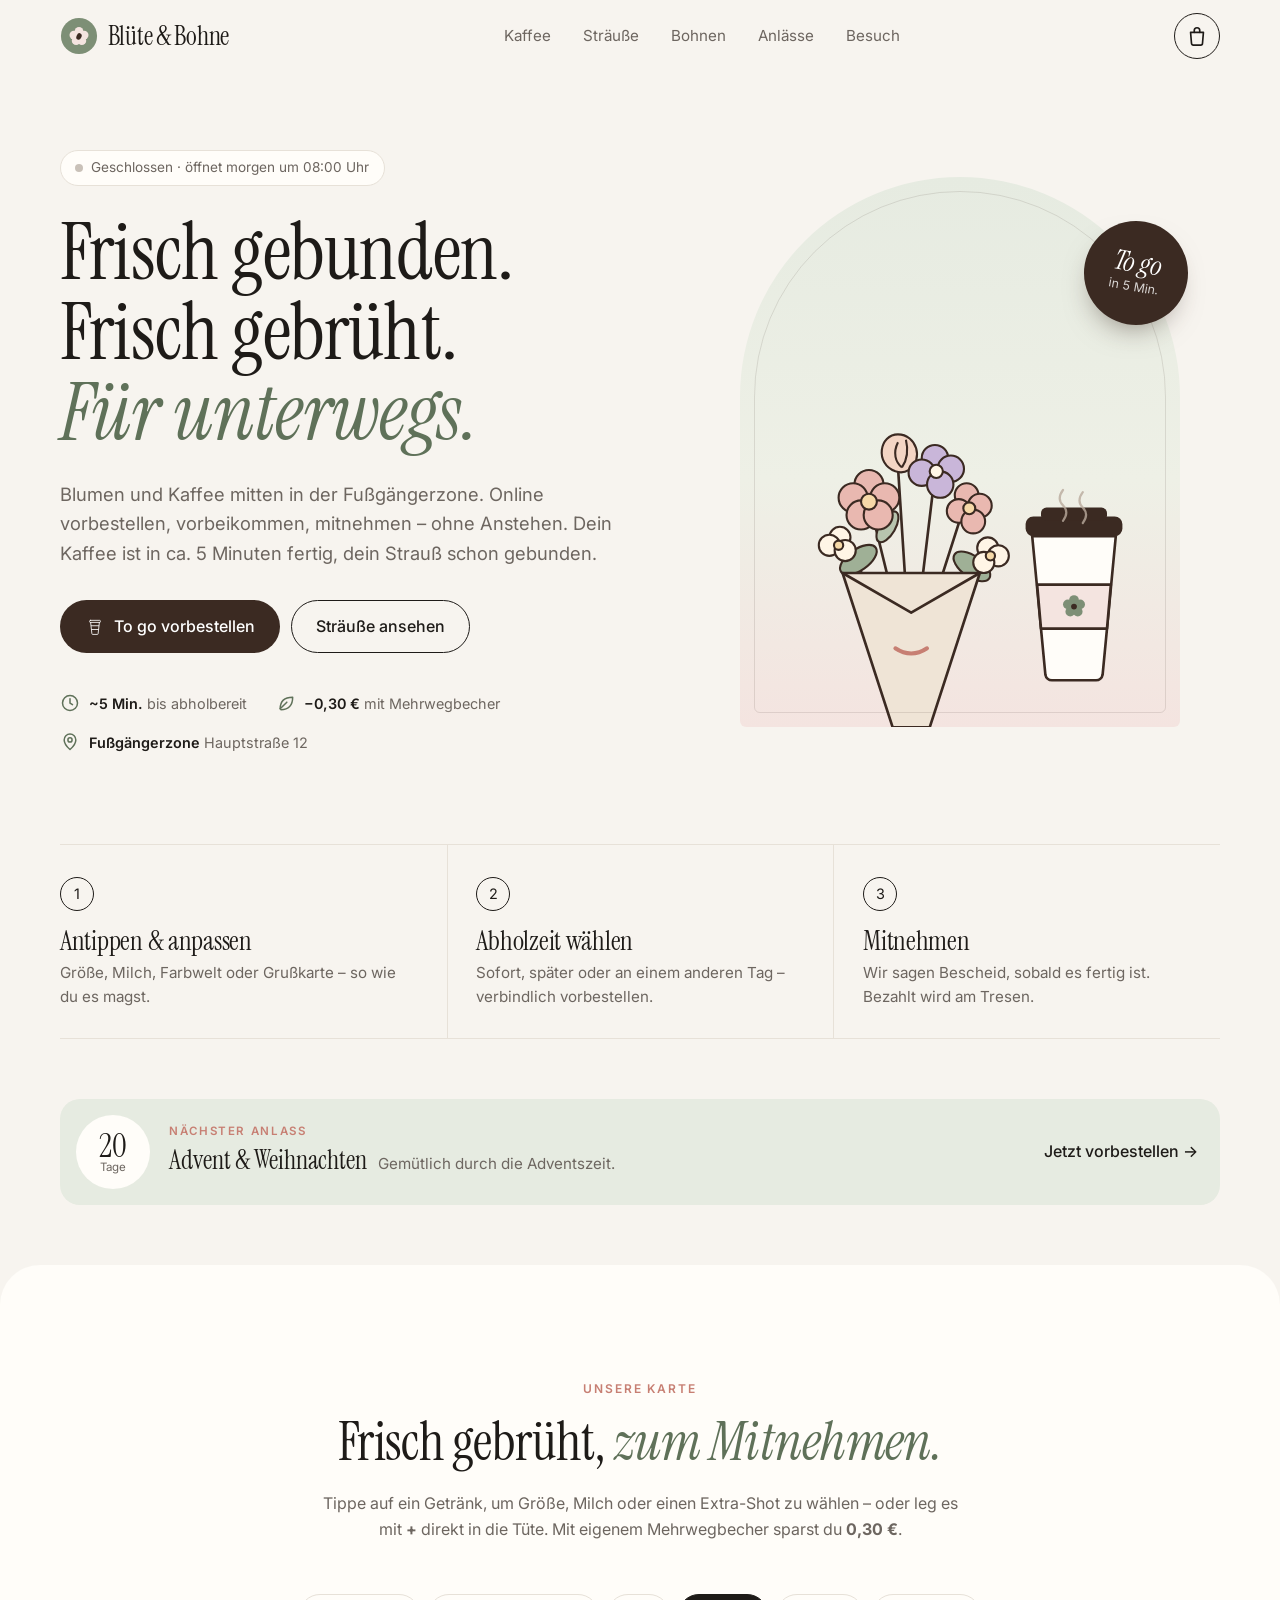
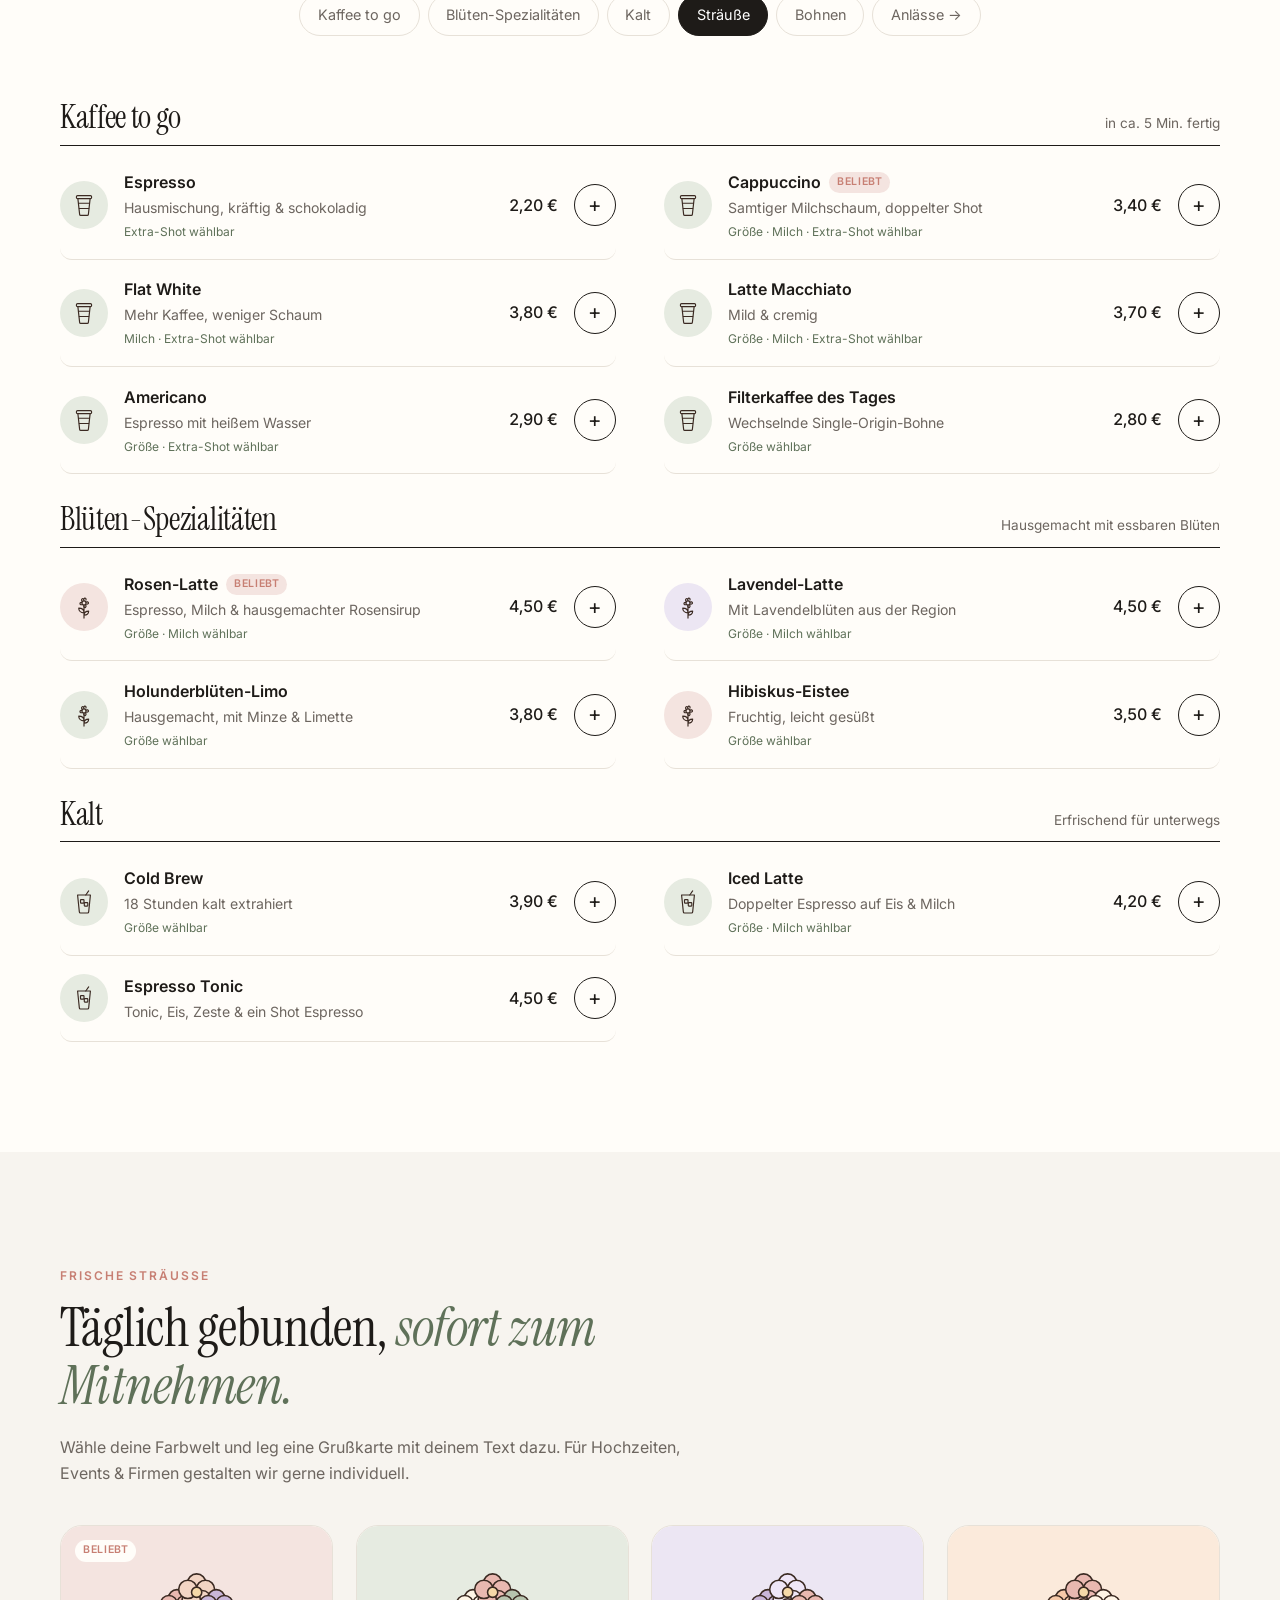
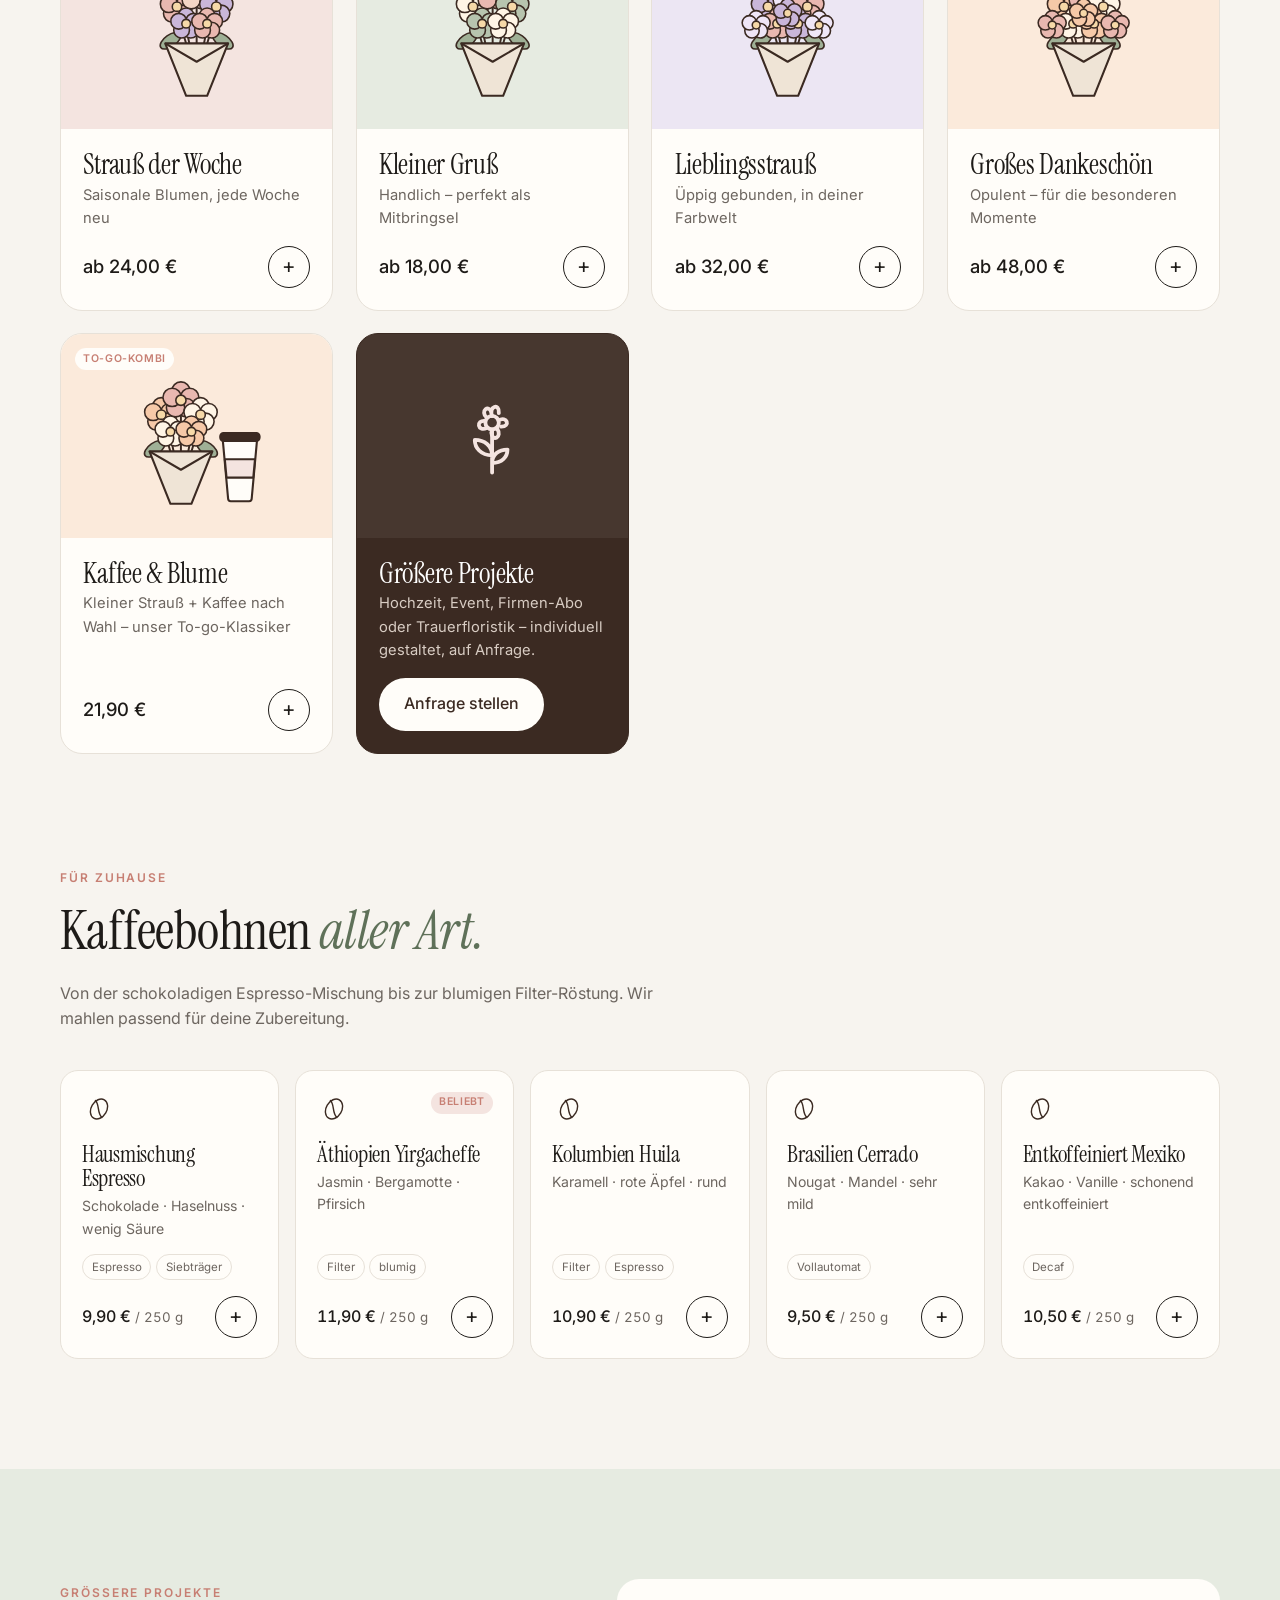
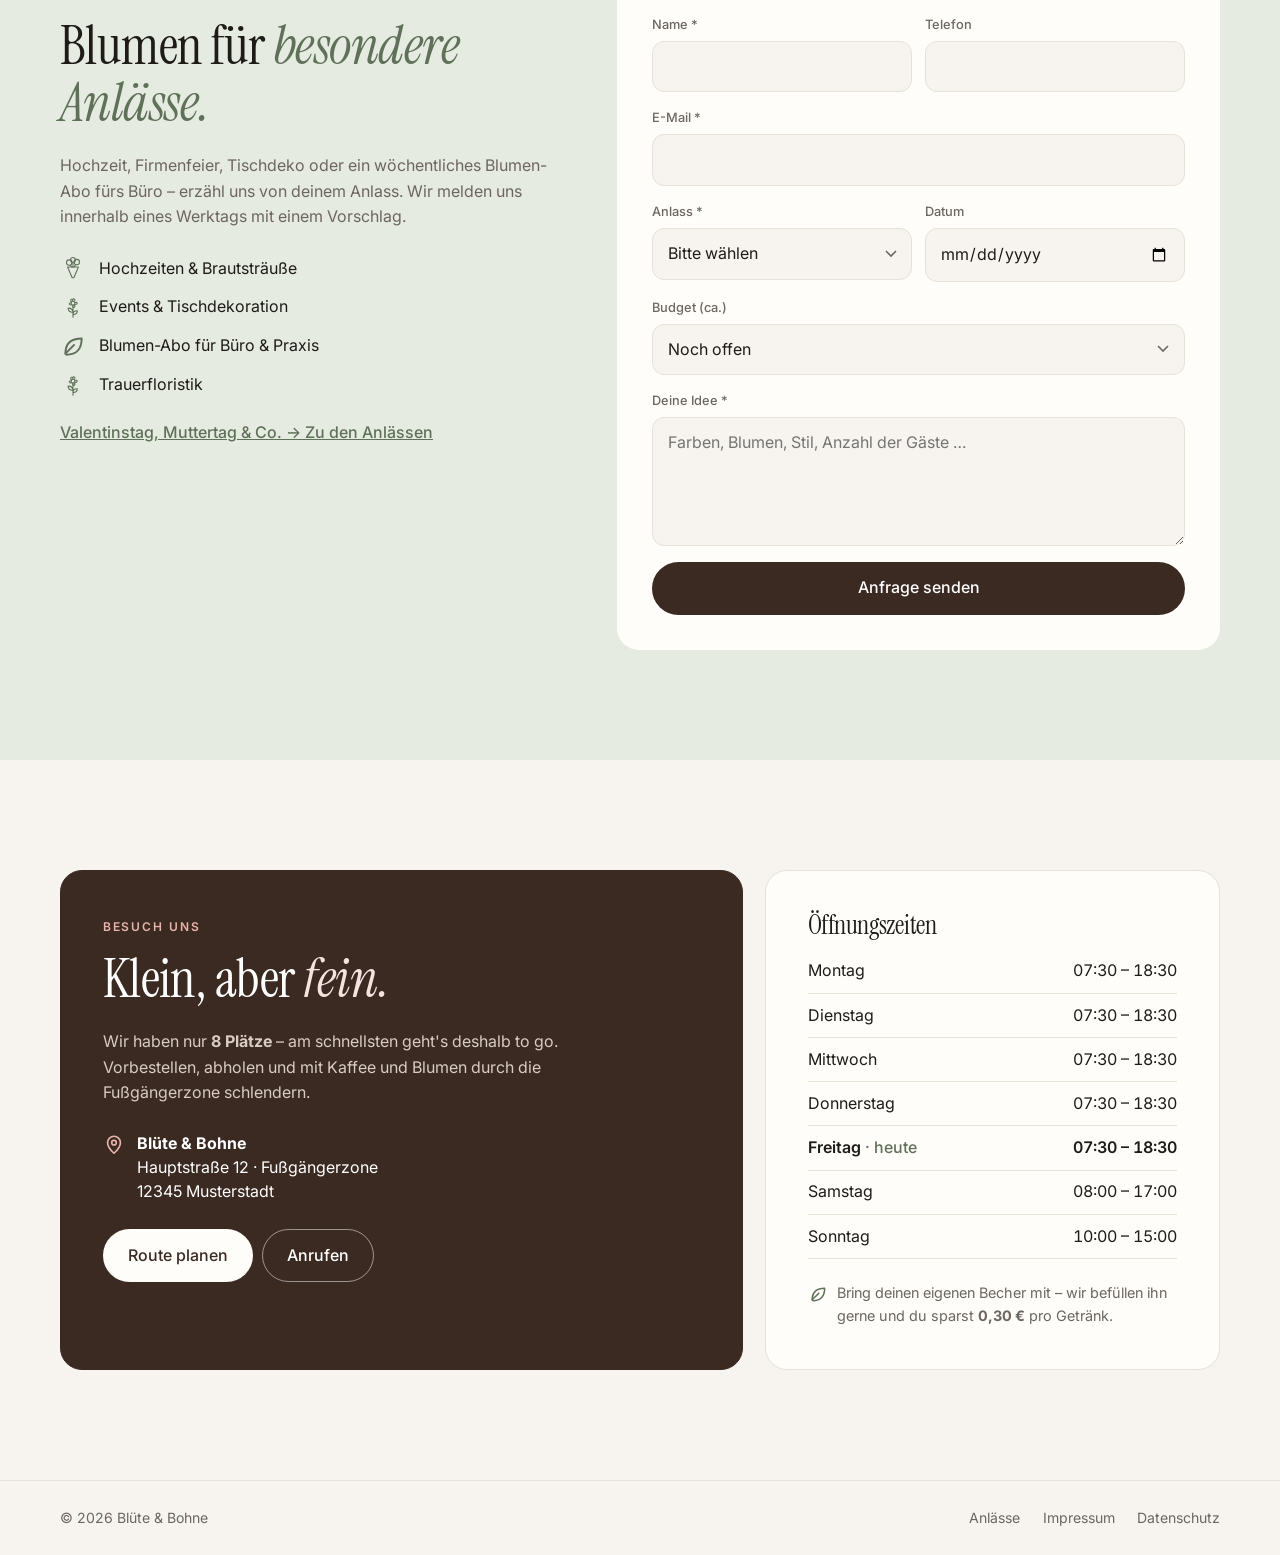
<file: index.html>
<!doctype html>
<html lang="de"><head><meta charset="utf-8"><meta name="viewport" content="width=device-width,initial-scale=1">
<meta http-equiv="refresh" content="0; url=public/">
<title>Weiterleitung …</title>
<script>location.replace("public/" + location.search + location.hash)</script>
</head><body><p><a href="public/">Zur Website</a></p></body></html>
</file>
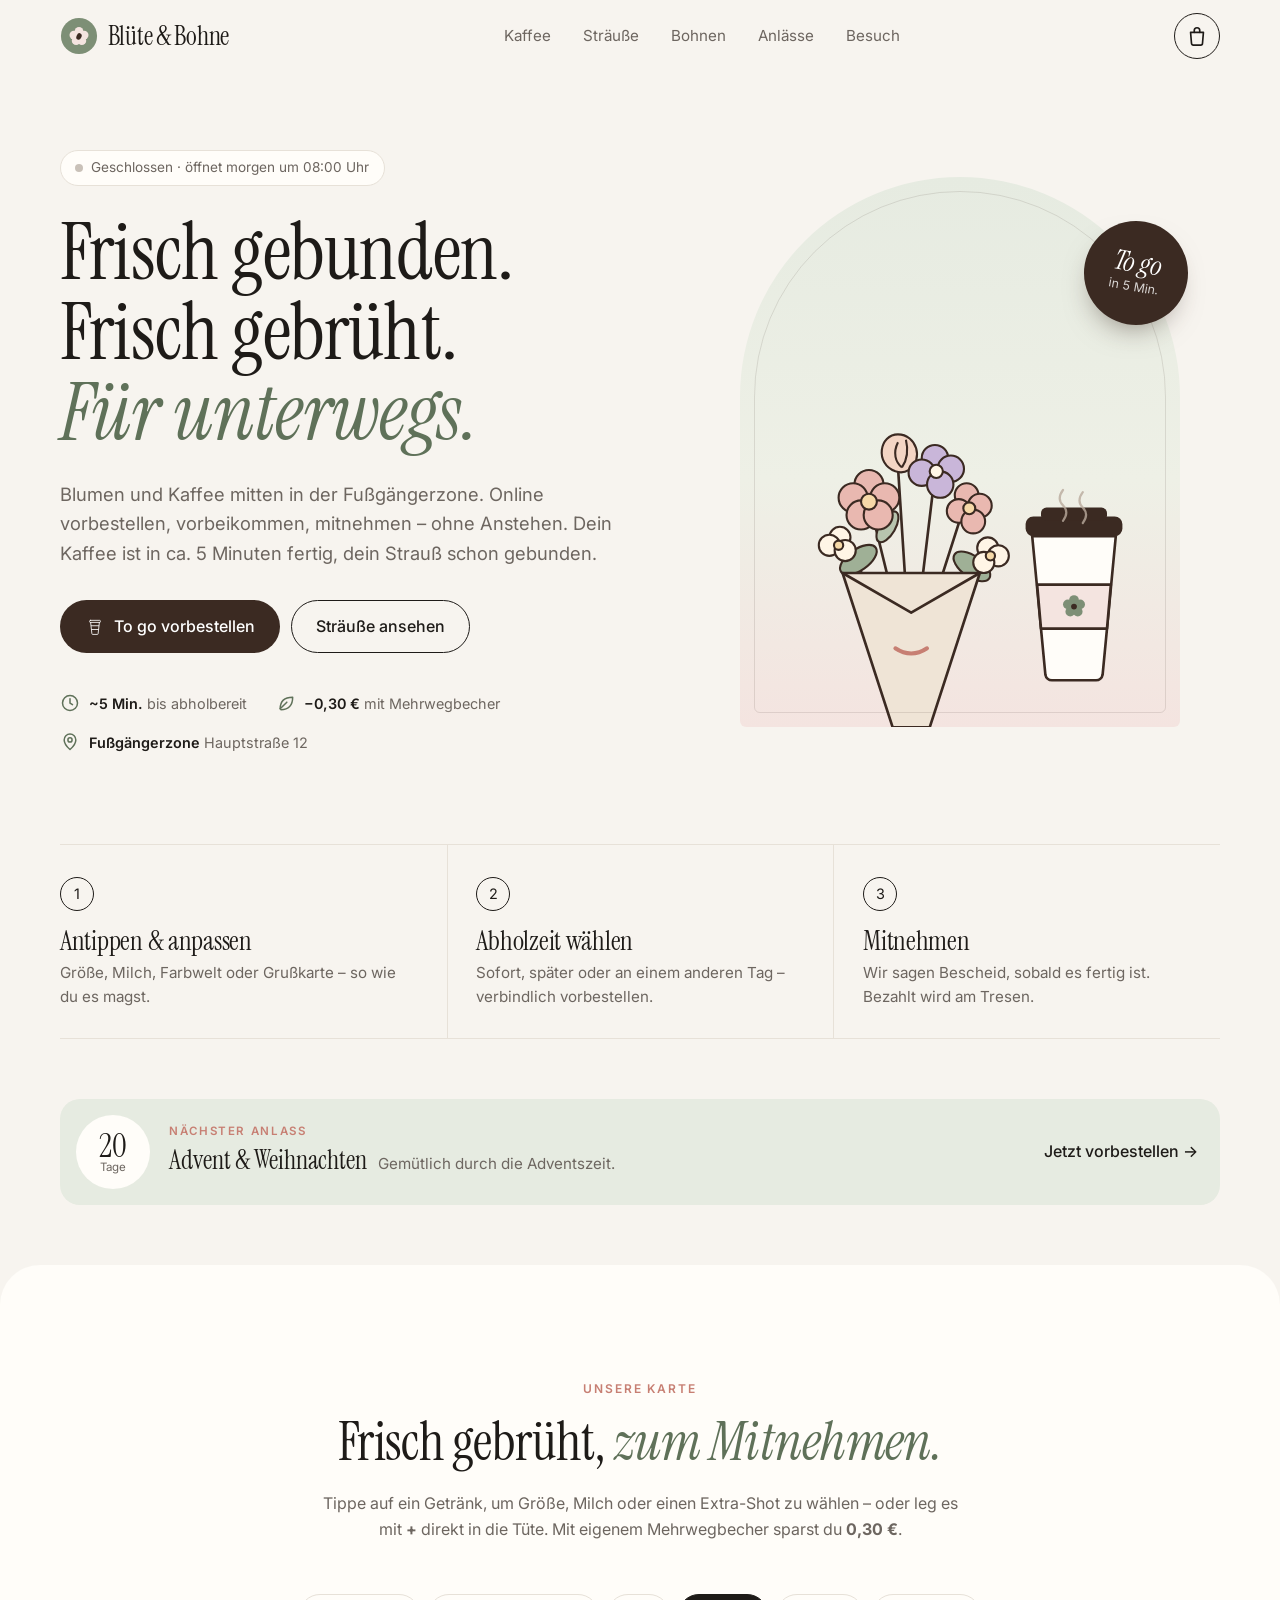
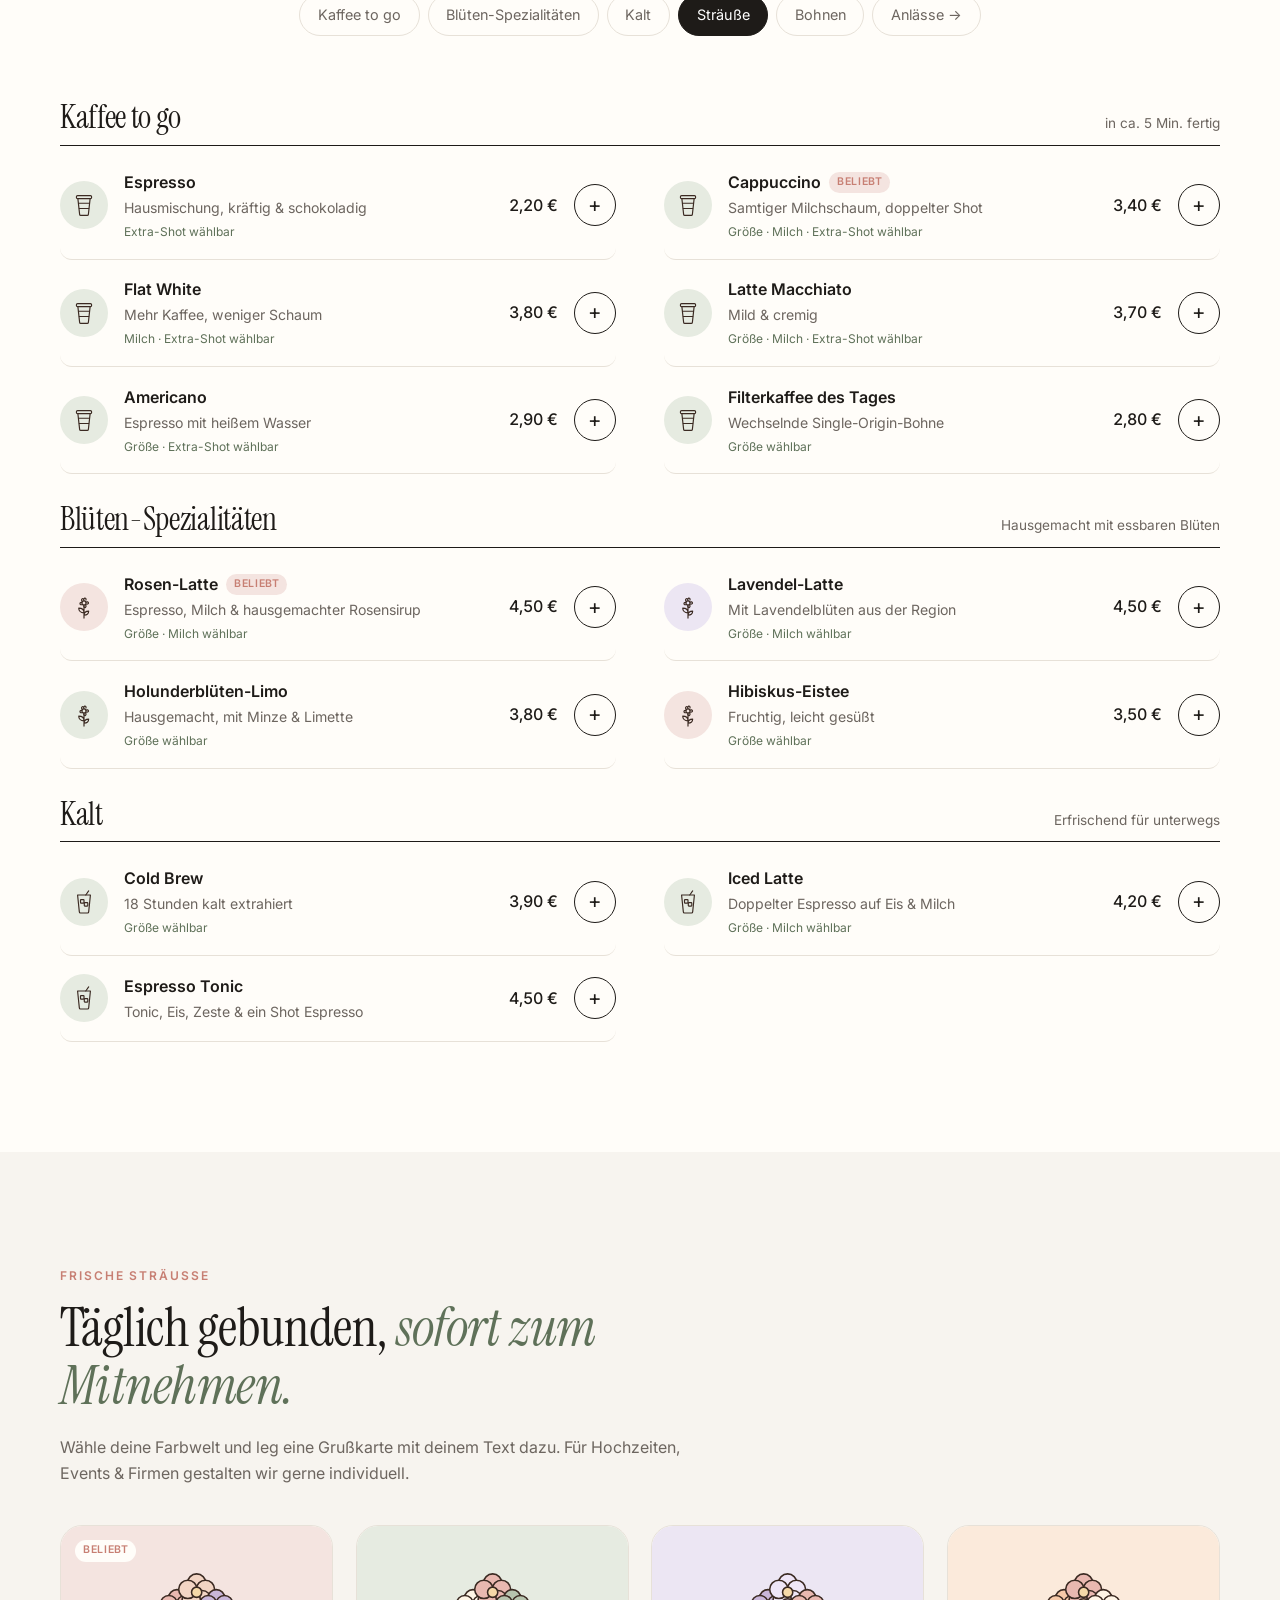
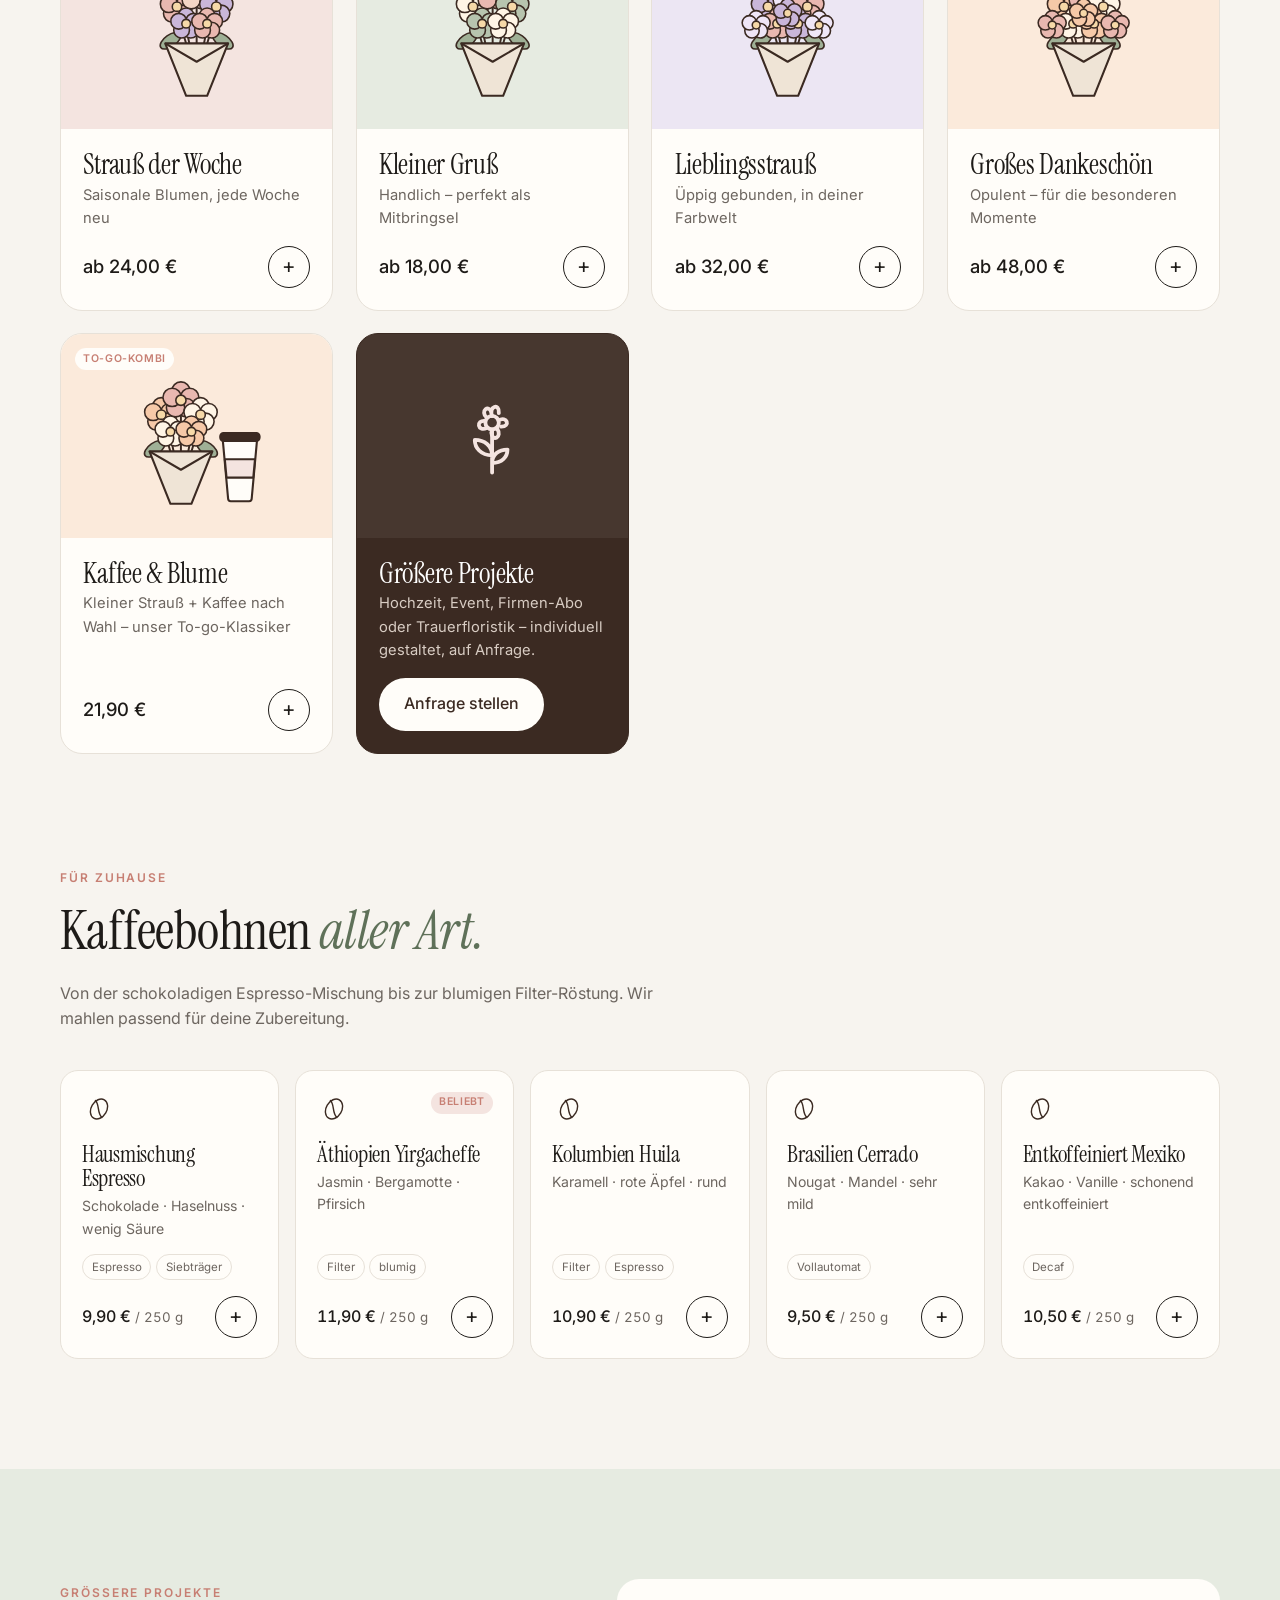
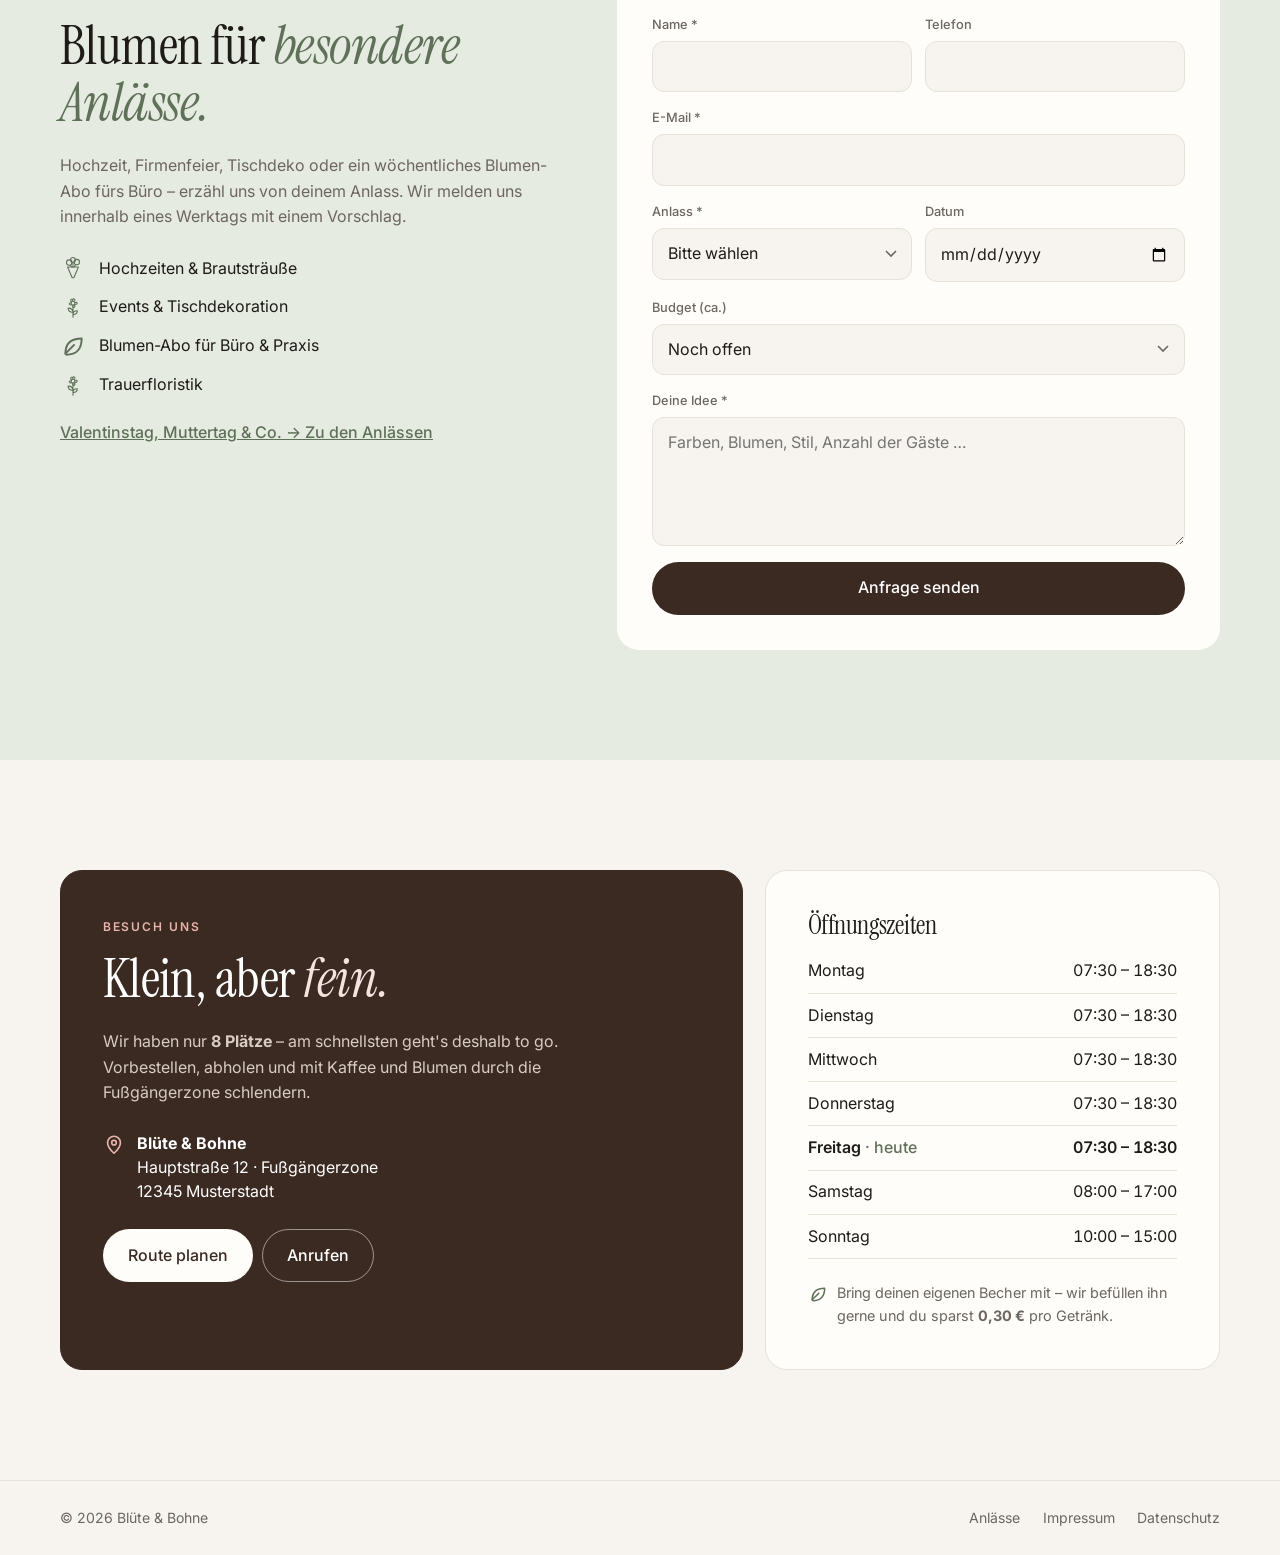
<file: public/index.html>
<!DOCTYPE html>
<html lang="de">
<head>
  <meta charset="UTF-8">
  <meta name="viewport" content="width=device-width, initial-scale=1.0, viewport-fit=cover">
  <meta name="theme-color" content="#f7f4ef">
  <title>Blüte & Bohne – Frisch gebunden, frisch gebrüht · Fußgängerzone</title>
  <meta name="description" content="Kaffee to go, Blüten-Spezialitäten, frische Sträuße und Bohnen für zuhause – vorbestellen und ohne Warten abholen, mitten in der Fußgängerzone.">
  <link rel="icon" href="data:image/svg+xml,<svg xmlns='http://www.w3.org/2000/svg' viewBox='0 0 64 64'><circle cx='32' cy='32' r='30' fill='%237d8f76'/><circle cx='32' cy='26' r='7' fill='%23f4e4e0'/><circle cx='24' cy='32' r='7' fill='%23f4e4e0'/><circle cx='40' cy='32' r='7' fill='%23f4e4e0'/><circle cx='28' cy='40' r='7' fill='%23f4e4e0'/><circle cx='36' cy='40' r='7' fill='%23f4e4e0'/><circle cx='32' cy='34' r='5' fill='%233b2a22'/></svg>">
  <link rel="preconnect" href="https://fonts.googleapis.com">
  <link rel="preconnect" href="https://fonts.gstatic.com" crossorigin>
  <link href="https://fonts.googleapis.com/css2?family=Instrument+Serif:ital@0;1&family=Inter:wght@400;500;600&display=swap" rel="stylesheet">
  <link rel="stylesheet" href="css/style.css">
</head>
<body>

  <header class="header" id="top">
    <div class="container header__inner">
      <a href="index.html" class="logo" aria-label="Blüte & Bohne – Startseite">
        <svg class="logo__mark" viewBox="0 0 40 40" aria-hidden="true"><circle cx="20" cy="20" r="19" fill="#7d8f76"/><g fill="#f4e4e0"><circle cx="20" cy="15" r="4.6"/><circle cx="14.6" cy="19" r="4.6"/><circle cx="25.4" cy="19" r="4.6"/><circle cx="17" cy="25" r="4.6"/><circle cx="23" cy="25" r="4.6"/></g><ellipse cx="20" cy="20.5" rx="2.6" ry="3.6" fill="#3b2a22" transform="rotate(25 20 20.5)"/></svg>
        <span class="logo__text" data-shop="name">Blüte & Bohne</span>
      </a>
      <nav class="nav" id="nav">
        <a href="#karte">Kaffee</a>
        <a href="#straeusse">Sträuße</a>
        <a href="#bohnen">Bohnen</a>
        <a href="anlaesse.html">Anlässe</a>
        <a href="#besuch">Besuch</a>
      </nav>
      <div class="header__actions">
        <button class="bag-btn" id="bagOpen" aria-label="To-go-Tüte öffnen"><svg><use href="#i-bag"/></svg><span class="bag-btn__count" id="bagCount">0</span></button>
        <button class="burger" id="burger" aria-label="Menü" aria-expanded="false" aria-controls="nav"><span></span><span></span></button>
      </div>
    </div>
  </header>

  <main>
    <!-- Hero -->
    <section class="hero">
      <div class="container hero__inner">
        <div class="hero__text">
          <span class="status" id="openStatus"><i></i><span>&nbsp;</span></span>
          <h1>Frisch gebunden.<br>Frisch gebrüht.<br><em>Für unterwegs.</em></h1>
          <p class="hero__lead">Blumen und Kaffee mitten in der Fußgängerzone. Online vorbestellen, vorbeikommen, mitnehmen – ohne Anstehen. Dein Kaffee ist in ca. 5 Minuten fertig, dein Strauß schon gebunden.</p>
          <div class="hero__cta" data-float-anchor>
            <a href="#karte" class="btn btn--primary"><svg><use href="#i-cup"/></svg> To go vorbestellen</a>
            <a href="#straeusse" class="btn btn--ghost">Sträuße ansehen</a>
          </div>
          <ul class="hero__facts">
            <li><svg><use href="#i-clock"/></svg><span><b>~5 Min.</b> bis abholbereit</span></li>
            <li><svg><use href="#i-leaf"/></svg><span><b data-shop="reusable">−0,30 €</b> mit Mehrwegbecher</span></li>
            <li><svg><use href="#i-pin"/></svg><span><b data-shop="area">Fußgängerzone</b> <span data-shop="street">Hauptstraße 12</span></span></li>
          </ul>
        </div>

        <div class="hero__art" aria-hidden="true">
          <div class="arch">
            <svg class="arch__bouquet" viewBox="0 0 220 300">
              <g stroke="#3b2a22" stroke-width="2" stroke-linecap="round" fill="none"><path d="M110 250 L78 120 M110 250 L100 95 M110 250 L128 100 M110 250 L150 125 M110 250 L60 150 M110 250 L165 160"/></g>
              <g stroke="#3b2a22" stroke-width="1.6">
                <ellipse cx="70" cy="165" rx="16" ry="8" fill="#9fb096" transform="rotate(-35 70 165)"/>
                <ellipse cx="156" cy="170" rx="16" ry="8" fill="#9fb096" transform="rotate(35 156 170)"/>
                <ellipse cx="92" cy="140" rx="13" ry="6" fill="#b7c4ae" transform="rotate(-60 92 140)"/>
              </g>
              <g stroke="#3b2a22" stroke-width="1.6">
                <g fill="#e9b8b0"><circle cx="78" cy="108" r="11"/><circle cx="66" cy="118" r="11"/><circle cx="90" cy="118" r="11"/><circle cx="72" cy="131" r="11"/><circle cx="85" cy="131" r="11"/></g>
                <circle cx="78" cy="121" r="6" fill="#f6d9a8"/>
                <path d="M100 70c-14 0-18 22-2 28 3 1 7 1 10-1 12-8 6-27-8-27z" fill="#f3d5c4"/>
                <path d="M100 76c-4 8-2 15 3 19M106 74c2 8 1 15-3 21" fill="none"/>
                <g fill="#c9b6d9"><circle cx="128" cy="88" r="10"/><circle cx="140" cy="96" r="10"/><circle cx="118" cy="99" r="10"/><circle cx="132" cy="108" r="10"/></g>
                <circle cx="129" cy="98" r="5" fill="#fff5e6"/>
                <g fill="#e9b8b0"><circle cx="152" cy="116" r="9"/><circle cx="162" cy="124" r="9"/><circle cx="146" cy="128" r="9"/><circle cx="157" cy="136" r="9"/></g>
                <circle cx="154" cy="126" r="4.5" fill="#f6d9a8"/>
                <g fill="#fff5e6"><circle cx="56" cy="148" r="8"/><circle cx="48" cy="154" r="8"/><circle cx="60" cy="158" r="8"/></g>
                <circle cx="55" cy="154" r="3.5" fill="#f6d9a8"/>
                <g fill="#fff5e6"><circle cx="168" cy="156" r="8"/><circle cx="176" cy="162" r="8"/><circle cx="165" cy="167" r="8"/></g>
                <circle cx="170" cy="162" r="3.5" fill="#f6d9a8"/>
              </g>
              <path d="M58 175 L162 175 L124 292 L96 292 Z" fill="#efe4d6" stroke="#3b2a22" stroke-width="2" stroke-linejoin="round"/>
              <path d="M58 175 L110 205 L162 175" fill="none" stroke="#3b2a22" stroke-width="2" stroke-linejoin="round"/>
              <path d="M98 232 q12 8 24 0" fill="none" stroke="#c77f73" stroke-width="3" stroke-linecap="round"/>
            </svg>
            <svg class="arch__cup" viewBox="0 0 120 170">
              <rect x="16" y="14" width="88" height="18" rx="7" fill="#3b2a22"/>
              <rect x="30" y="6" width="60" height="12" rx="5" fill="#3b2a22"/>
              <path d="M22 32 L34 158 a6 6 0 0 0 6 5 H80 a6 6 0 0 0 6-5 L98 32 Z" fill="#fffdf9" stroke="#3b2a22" stroke-width="2.4" stroke-linejoin="round"/>
              <path d="M26.5 76 L93.5 76 L90 116 L30 116 Z" fill="#f4e4e0" stroke="#3b2a22" stroke-width="2.4" stroke-linejoin="round"/>
              <g transform="translate(60 96)" fill="#7d8f76"><circle cy="-6" r="4.4"/><circle cx="-5.6" cy="-2" r="4.4"/><circle cx="5.6" cy="-2" r="4.4"/><circle cx="-3.4" cy="4.6" r="4.4"/><circle cx="3.4" cy="4.6" r="4.4"/><circle r="2.6" fill="#3b2a22"/></g>
              <path d="M50 -10 q-6 8 0 14 q6 6 0 14" fill="none" stroke="#b9ab9d" stroke-width="2" stroke-linecap="round" class="steam"/>
              <path d="M68 -8 q-6 8 0 14 q6 6 0 14" fill="none" stroke="#b9ab9d" stroke-width="2" stroke-linecap="round" class="steam steam--2"/>
            </svg>
          </div>
          <div class="sticker"><b>To go</b><span>in 5 Min.</span></div>
        </div>
      </div>
    </section>

    <!-- So funktioniert To go -->
    <section class="steps" id="togo">
      <div class="container">
        <div class="steps__grid">
          <div class="step"><span class="step__n">1</span><h3>Antippen & anpassen</h3><p>Größe, Milch, Farbwelt oder Grußkarte – so wie du es magst.</p></div>
          <div class="step"><span class="step__n">2</span><h3>Abholzeit wählen</h3><p>Sofort, später oder an einem anderen Tag – verbindlich vorbestellen.</p></div>
          <div class="step"><span class="step__n">3</span><h3>Mitnehmen</h3><p>Wir sagen Bescheid, sobald es fertig ist. Bezahlt wird am Tresen.</p></div>
        </div>
      </div>
    </section>

    <!-- Nächster Anlass -->
    <section class="container">
      <a class="event-teaser" id="eventTeaser" href="anlaesse.html" hidden></a>
    </section>

    <!-- Karte -->
    <section class="menu" id="karte">
      <div class="container">
        <div class="section-head">
          <span class="eyebrow">Unsere Karte</span>
          <h2>Frisch gebrüht, <em>zum Mitnehmen.</em></h2>
          <p>Tippe auf ein Getränk, um Größe, Milch oder einen Extra-Shot zu wählen – oder leg es mit <b>+</b> direkt in die Tüte. Mit eigenem Mehrwegbecher sparst du <b data-shop="reusableAmount">0,30 €</b>.</p>
        </div>
        <nav class="chips" id="menuChips" aria-label="Kategorien"></nav>
        <div id="menuSections"><p class="loading">Karte wird geladen …</p></div>
      </div>
    </section>

    <!-- Sträuße -->
    <section class="bouquets" id="straeusse">
      <div class="container">
        <div class="section-head section-head--left">
          <span class="eyebrow">Frische Sträuße</span>
          <h2>Täglich gebunden, <em>sofort zum Mitnehmen.</em></h2>
          <p>Wähle deine Farbwelt und leg eine Grußkarte mit deinem Text dazu. Für Hochzeiten, Events & Firmen gestalten wir gerne individuell.</p>
        </div>
        <div class="bouquet-grid" id="bouquetGrid"></div>
      </div>
    </section>

    <!-- Bohnen -->
    <section class="beans" id="bohnen">
      <div class="container">
        <div class="section-head section-head--left">
          <span class="eyebrow">Für zuhause</span>
          <h2>Kaffeebohnen <em>aller Art.</em></h2>
          <p>Von der schokoladigen Espresso-Mischung bis zur blumigen Filter-Röstung. Wir mahlen passend für deine Zubereitung.</p>
        </div>
        <div class="bean-grid" id="beanGrid"></div>
      </div>
    </section>

    <!-- Anfrage -->
    <section class="inquiry" id="anfrage">
      <div class="container inquiry__inner">
        <div class="inquiry__text">
          <span class="eyebrow">Größere Projekte</span>
          <h2>Blumen für <em>besondere Anlässe.</em></h2>
          <p>Hochzeit, Firmenfeier, Tischdeko oder ein wöchentliches Blumen-Abo fürs Büro – erzähl uns von deinem Anlass. Wir melden uns innerhalb eines Werktags mit einem Vorschlag.</p>
          <ul class="occasions">
            <li><svg><use href="#i-bouquet"/></svg>Hochzeiten & Brautsträuße</li>
            <li><svg><use href="#i-flower"/></svg>Events & Tischdekoration</li>
            <li><svg><use href="#i-leaf"/></svg>Blumen-Abo für Büro & Praxis</li>
            <li><svg><use href="#i-flower"/></svg>Trauerfloristik</li>
          </ul>
          <a class="text-link" href="anlaesse.html">Valentinstag, Muttertag & Co. → Zu den Anlässen</a>
        </div>
        <form class="inquiry__form" id="inquiryForm" novalidate>
          <div class="field-row">
            <label class="field"><span>Name *</span><input name="name" required autocomplete="name"></label>
            <label class="field"><span>Telefon</span><input name="phone" type="tel" autocomplete="tel" inputmode="tel"></label>
          </div>
          <label class="field"><span>E-Mail *</span><input name="email" type="email" required autocomplete="email" inputmode="email"></label>
          <div class="field-row">
            <label class="field"><span>Anlass *</span>
              <select name="occasion" required>
                <option value="">Bitte wählen</option>
                <option>Hochzeit</option><option>Event / Feier</option><option>Blumen-Abo</option><option>Trauerfloristik</option><option>Sonstiges</option>
              </select>
            </label>
            <label class="field"><span>Datum</span><input name="date" type="date"></label>
          </div>
          <label class="field"><span>Budget (ca.)</span>
            <select name="budget"><option value="">Noch offen</option><option>bis 100 €</option><option>100 – 300 €</option><option>300 – 800 €</option><option>über 800 €</option></select>
          </label>
          <label class="field"><span>Deine Idee *</span><textarea name="message" rows="4" required placeholder="Farben, Blumen, Stil, Anzahl der Gäste …"></textarea></label>
          <p class="form-note" id="inquiryNote" hidden></p>
          <button class="btn btn--primary btn--block" type="submit" id="inquirySend">Anfrage senden</button>
        </form>
      </div>
    </section>

    <!-- Besuch -->
    <section class="visit" id="besuch">
      <div class="container visit__grid">
        <div class="visit__card visit__card--dark">
          <span class="eyebrow">Besuch uns</span>
          <h2>Klein, aber <em>fein.</em></h2>
          <p>Wir haben nur <b><span data-shop="seats">8</span> Plätze</b> – am schnellsten geht's deshalb to go. Vorbestellen, abholen und mit Kaffee und Blumen durch die Fußgängerzone schlendern.</p>
          <address>
            <svg><use href="#i-pin"/></svg>
            <span><b data-shop="name">Blüte & Bohne</b><br><span data-shop="street">Hauptstraße 12</span> · <span data-shop="area">Fußgängerzone</span><br><span data-shop="city">12345 Musterstadt</span></span>
          </address>
          <div class="visit__links">
            <a class="btn btn--light" id="mapsLink" href="#" target="_blank" rel="noopener">Route planen</a>
            <a class="btn btn--outline-light" id="phoneLink" href="#">Anrufen</a>
          </div>
        </div>
        <div class="visit__card">
          <h3>Öffnungszeiten</h3>
          <ul class="hours" id="hoursList"></ul>
          <p class="visit__hint"><svg><use href="#i-leaf"/></svg><span>Bring deinen eigenen Becher mit – wir befüllen ihn gerne und du sparst <b data-shop="reusableAmount">0,30 €</b> pro Getränk.</span></p>
        </div>
      </div>
    </section>
  </main>

  <footer class="footer">
    <div class="container footer__inner">
      <span>© <span data-year></span> <span data-shop="name">Blüte & Bohne</span></span>
      <nav><a href="anlaesse.html">Anlässe</a><a href="#">Impressum</a><a href="#">Datenschutz</a></nav>
    </div>
  </footer>

  <script src="js/shared.js"></script>
  <script src="js/home.js"></script>
</body>
</html>
</file>
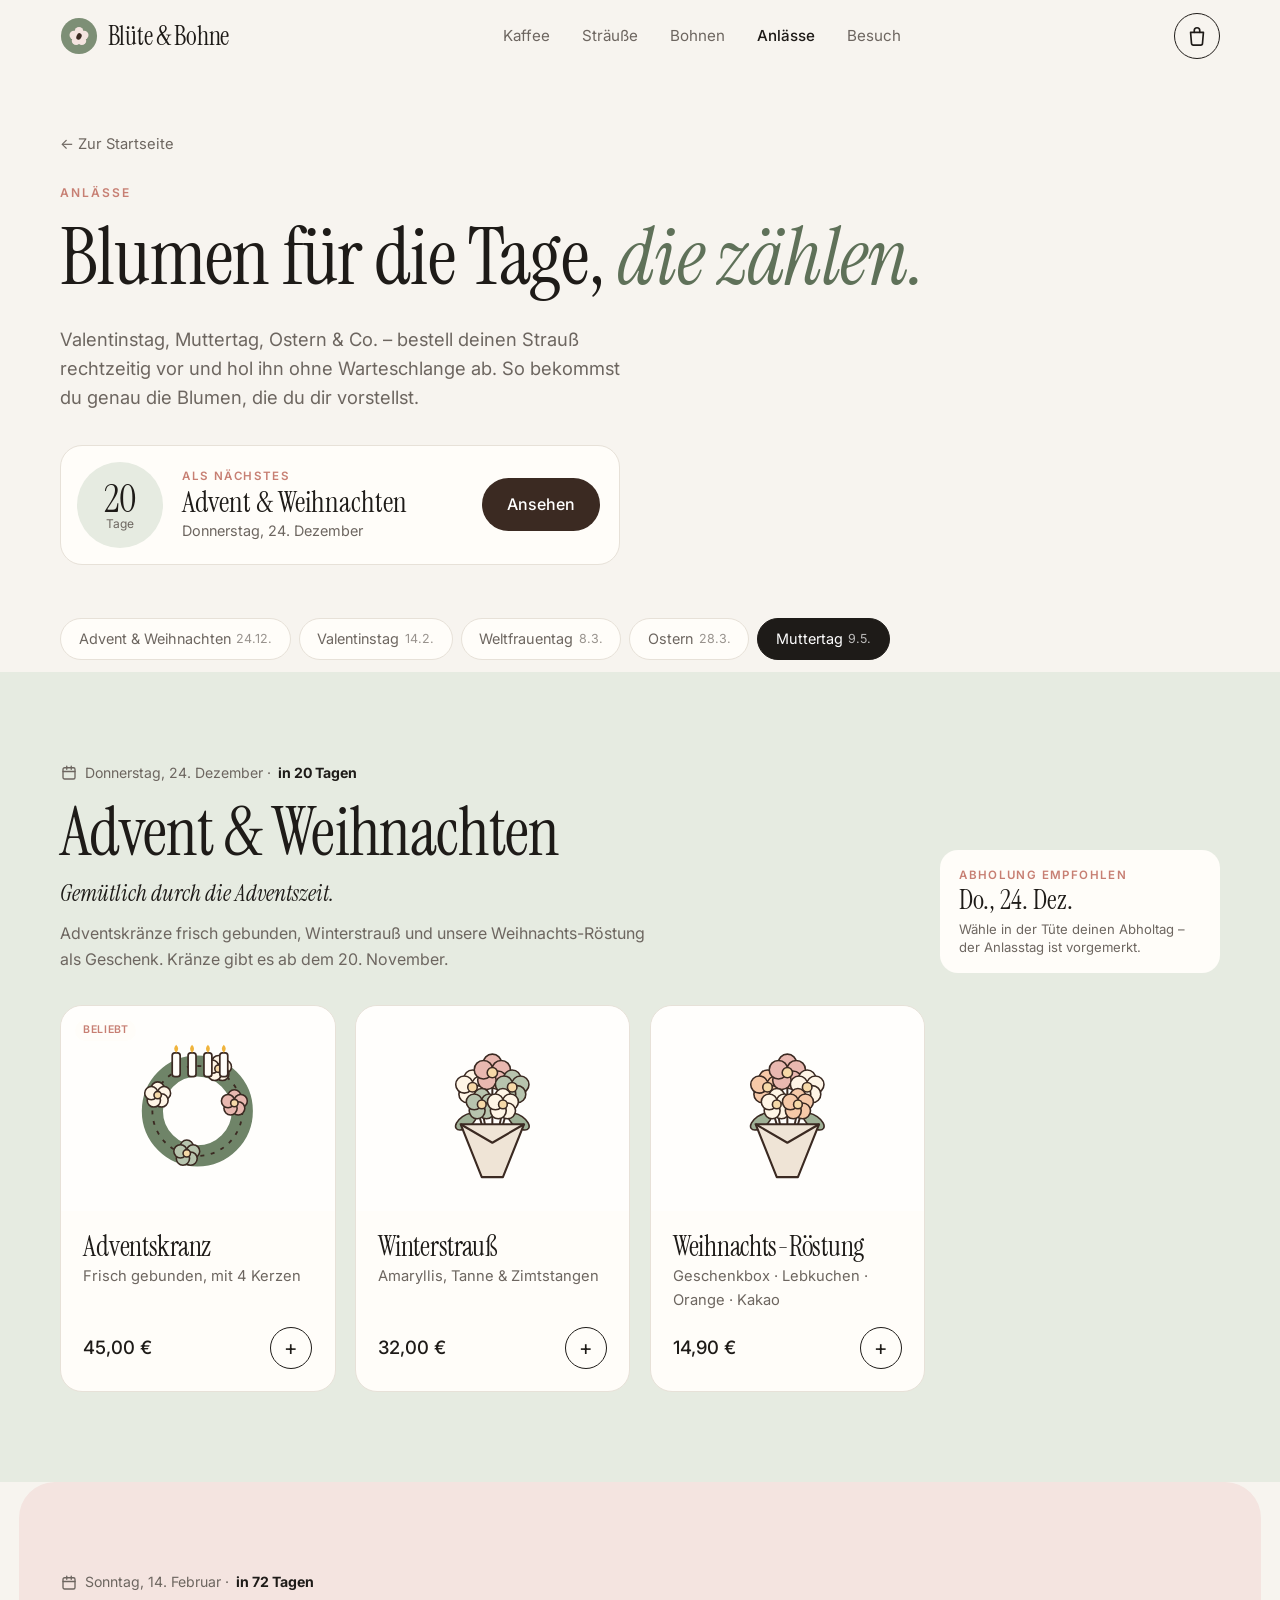
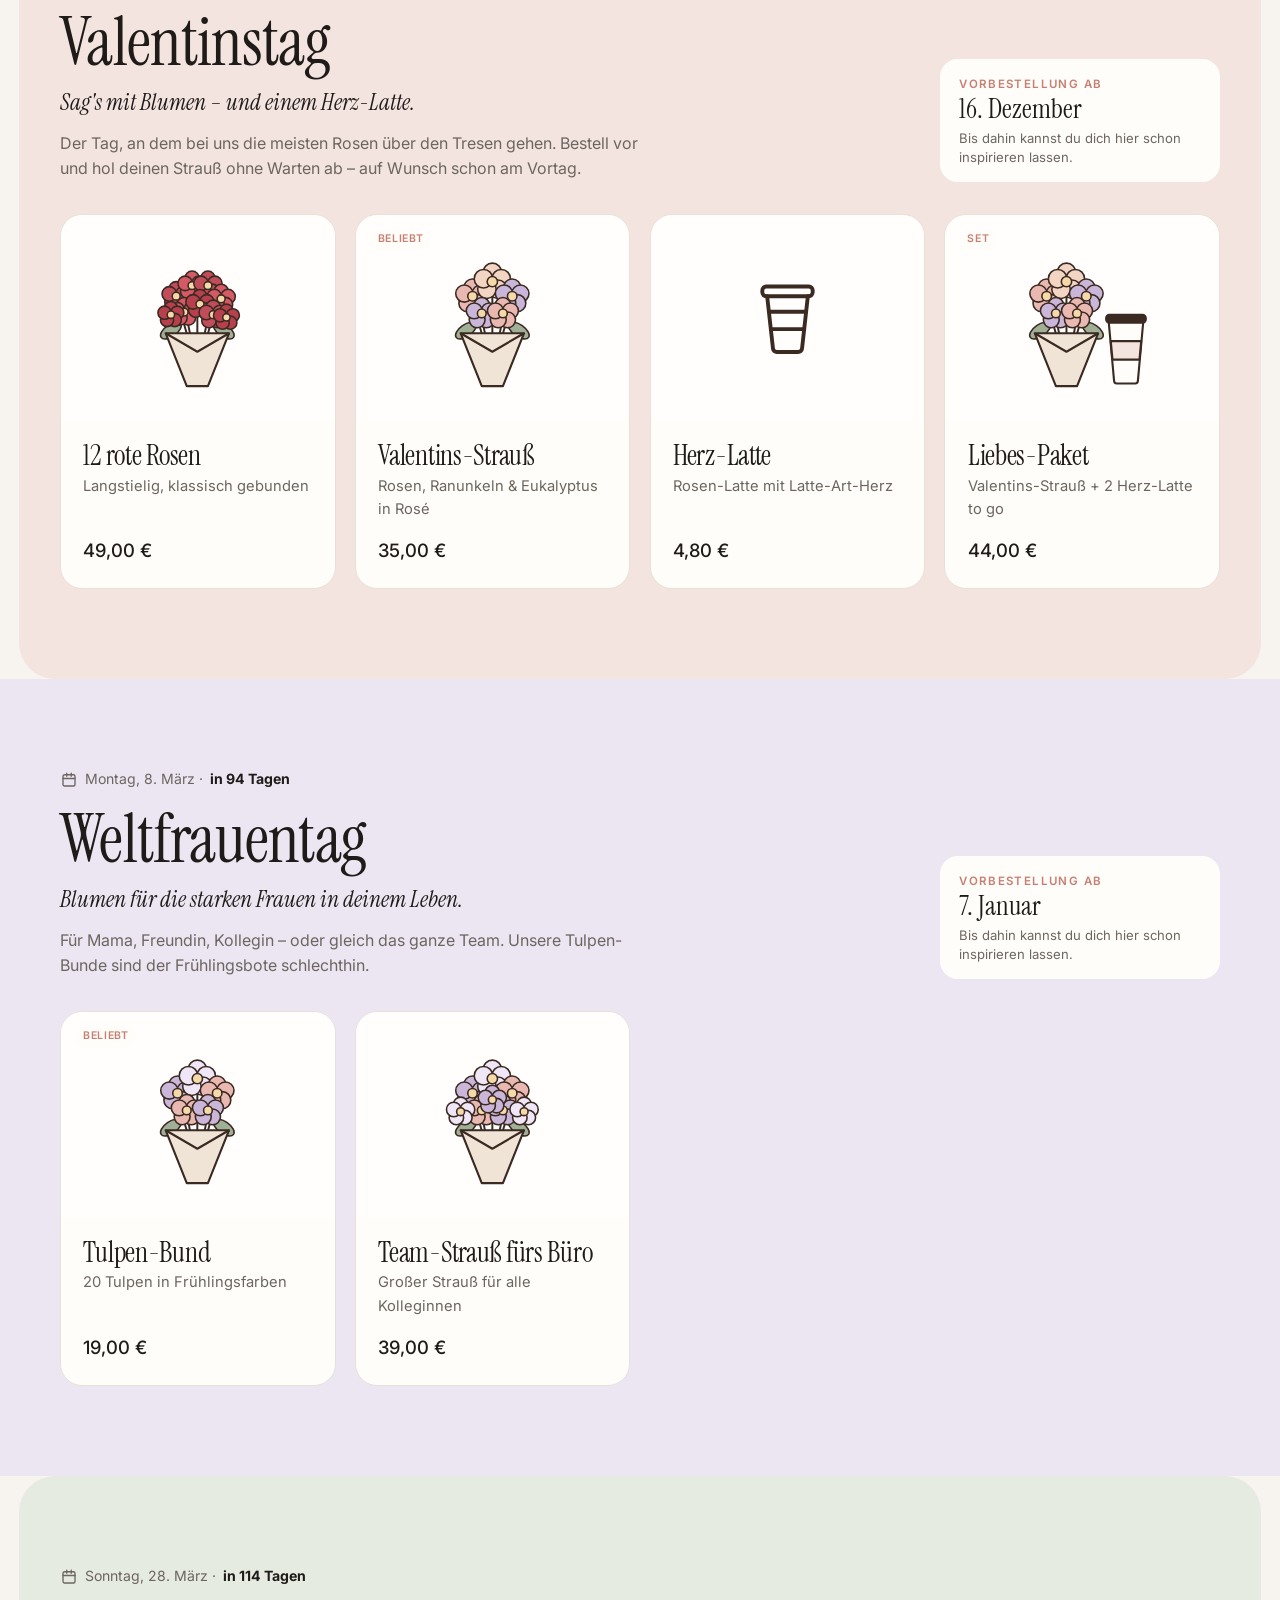
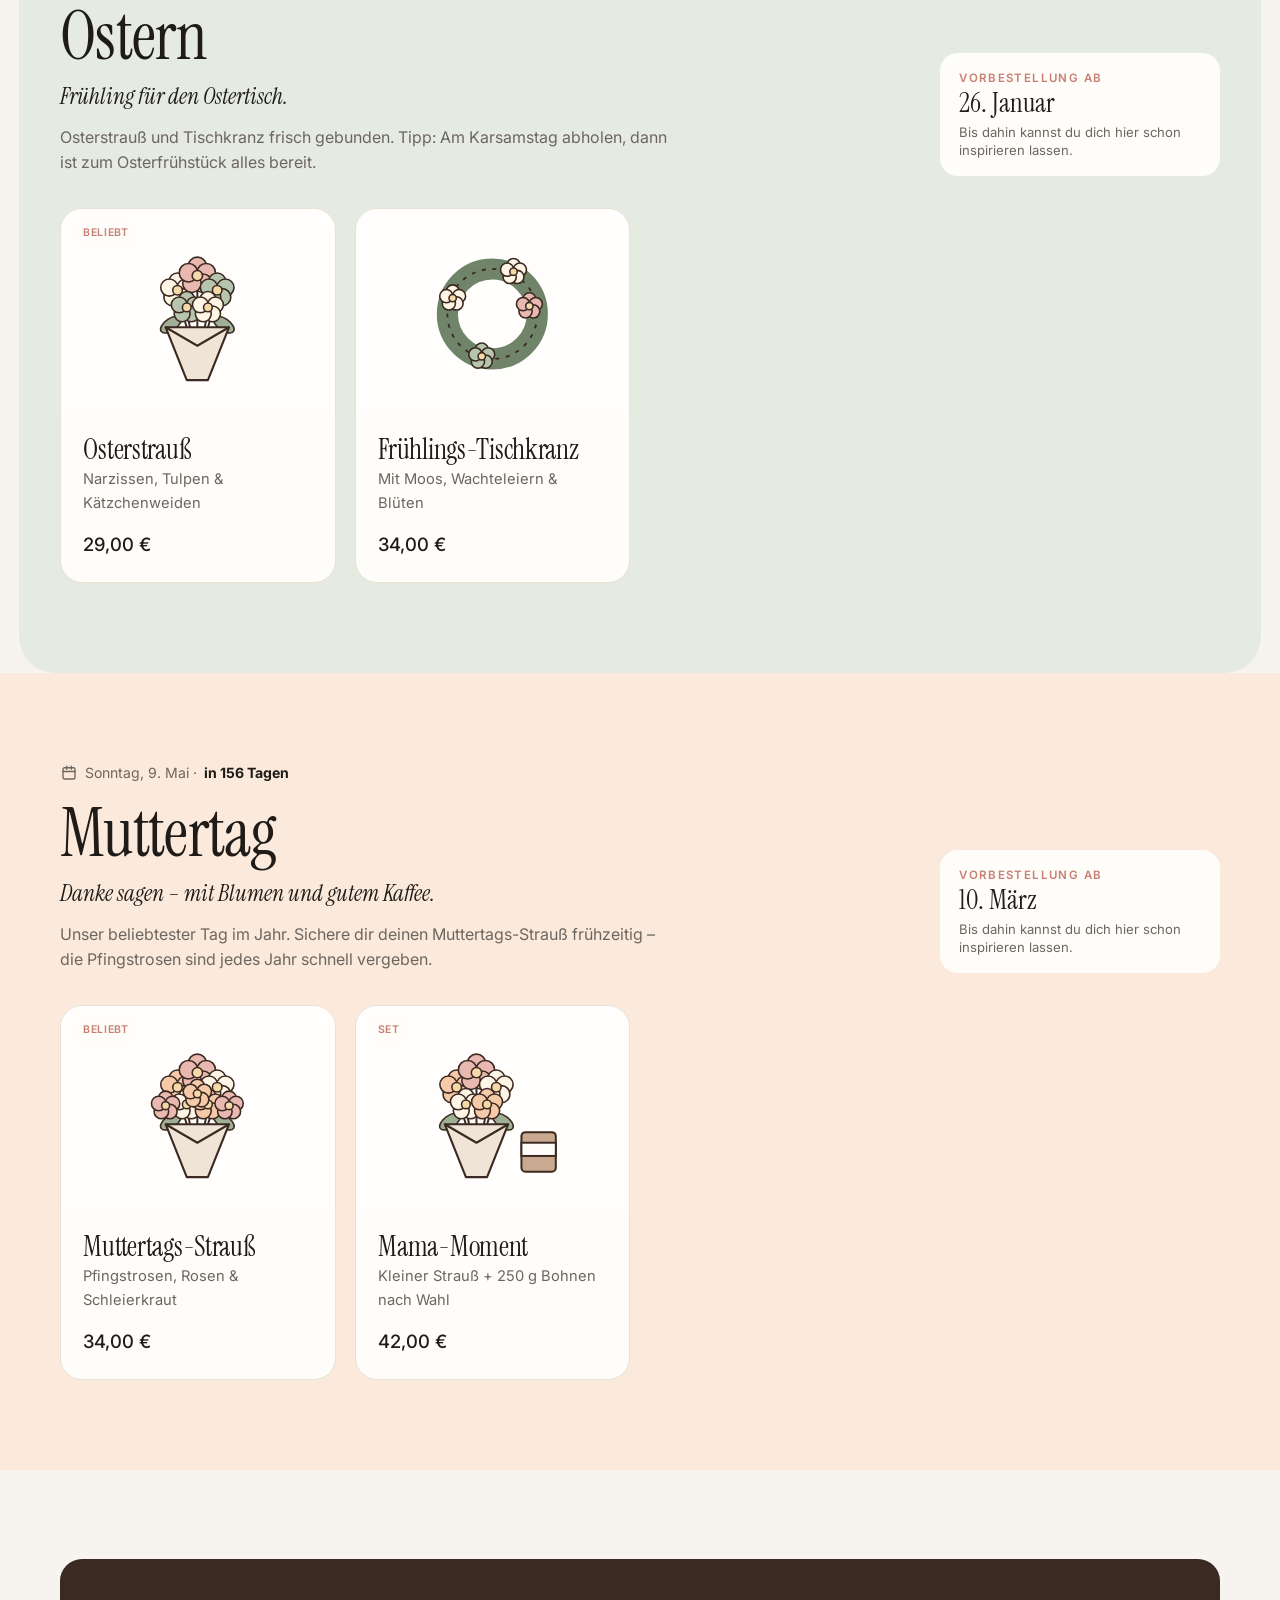
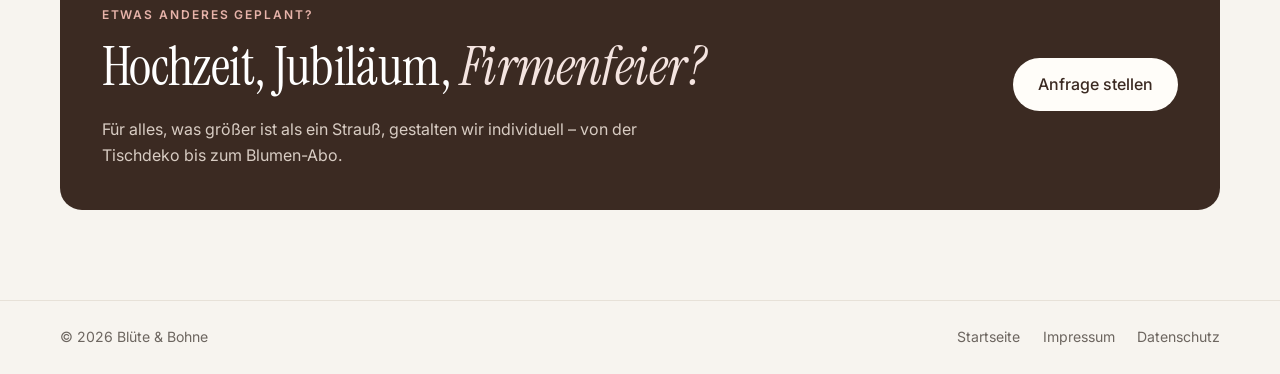
<file: public/anlaesse.html>
<!DOCTYPE html>
<html lang="de">
<head>
  <meta charset="UTF-8">
  <meta name="viewport" content="width=device-width, initial-scale=1.0, viewport-fit=cover">
  <meta name="theme-color" content="#f7f4ef">
  <title>Anlässe – Valentinstag, Muttertag & Co. · Blüte & Bohne</title>
  <meta name="description" content="Blumen und Kaffee für Valentinstag, Weltfrauentag, Ostern, Muttertag und Advent – jetzt vorbestellen und ohne Warten abholen.">
  <link rel="icon" href="data:image/svg+xml,<svg xmlns='http://www.w3.org/2000/svg' viewBox='0 0 64 64'><circle cx='32' cy='32' r='30' fill='%237d8f76'/><circle cx='32' cy='26' r='7' fill='%23f4e4e0'/><circle cx='24' cy='32' r='7' fill='%23f4e4e0'/><circle cx='40' cy='32' r='7' fill='%23f4e4e0'/><circle cx='28' cy='40' r='7' fill='%23f4e4e0'/><circle cx='36' cy='40' r='7' fill='%23f4e4e0'/><circle cx='32' cy='34' r='5' fill='%233b2a22'/></svg>">
  <link rel="preconnect" href="https://fonts.googleapis.com">
  <link rel="preconnect" href="https://fonts.gstatic.com" crossorigin>
  <link href="https://fonts.googleapis.com/css2?family=Instrument+Serif:ital@0;1&family=Inter:wght@400;500;600&display=swap" rel="stylesheet">
  <link rel="stylesheet" href="css/style.css">
</head>
<body class="page-events">

  <header class="header" id="top">
    <div class="container header__inner">
      <a href="index.html" class="logo" aria-label="Blüte & Bohne – Startseite">
        <svg class="logo__mark" viewBox="0 0 40 40" aria-hidden="true"><circle cx="20" cy="20" r="19" fill="#7d8f76"/><g fill="#f4e4e0"><circle cx="20" cy="15" r="4.6"/><circle cx="14.6" cy="19" r="4.6"/><circle cx="25.4" cy="19" r="4.6"/><circle cx="17" cy="25" r="4.6"/><circle cx="23" cy="25" r="4.6"/></g><ellipse cx="20" cy="20.5" rx="2.6" ry="3.6" fill="#3b2a22" transform="rotate(25 20 20.5)"/></svg>
        <span class="logo__text" data-shop="name">Blüte & Bohne</span>
      </a>
      <nav class="nav" id="nav">
        <a href="index.html#karte">Kaffee</a>
        <a href="index.html#straeusse">Sträuße</a>
        <a href="index.html#bohnen">Bohnen</a>
        <a href="anlaesse.html" aria-current="page">Anlässe</a>
        <a href="index.html#besuch">Besuch</a>
      </nav>
      <div class="header__actions">
        <button class="bag-btn" id="bagOpen" aria-label="To-go-Tüte öffnen"><svg><use href="#i-bag"/></svg><span class="bag-btn__count" id="bagCount">0</span></button>
        <button class="burger" id="burger" aria-label="Menü" aria-expanded="false" aria-controls="nav"><span></span><span></span></button>
      </div>
    </div>
  </header>

  <main>
    <section class="ev-hero">
      <div class="container">
        <a class="back-link" href="index.html">← Zur Startseite</a>
        <span class="eyebrow">Anlässe</span>
        <h1>Blumen für die Tage, <em>die zählen.</em></h1>
        <p class="hero__lead">Valentinstag, Muttertag, Ostern & Co. – bestell deinen Strauß rechtzeitig vor und hol ihn ohne Warteschlange ab. So bekommst du genau die Blumen, die du dir vorstellst.</p>
        <div class="ev-next" id="evNext" data-float-anchor></div>
      </div>
    </section>

    <nav class="chips chips--events" id="evChips" aria-label="Anlässe"></nav>

    <div id="evSections"><p class="loading container">Anlässe werden geladen …</p></div>

    <section class="container">
      <div class="ev-custom">
        <div>
          <span class="eyebrow">Etwas anderes geplant?</span>
          <h2>Hochzeit, Jubiläum, <em>Firmenfeier?</em></h2>
          <p>Für alles, was größer ist als ein Strauß, gestalten wir individuell – von der Tischdeko bis zum Blumen-Abo.</p>
        </div>
        <a class="btn btn--light" href="index.html#anfrage">Anfrage stellen</a>
      </div>
    </section>
  </main>

  <footer class="footer">
    <div class="container footer__inner">
      <span>© <span data-year></span> <span data-shop="name">Blüte & Bohne</span></span>
      <nav><a href="index.html">Startseite</a><a href="#">Impressum</a><a href="#">Datenschutz</a></nav>
    </div>
  </footer>

  <script src="js/shared.js"></script>
  <script src="js/anlaesse.js"></script>
</body>
</html>
</file>
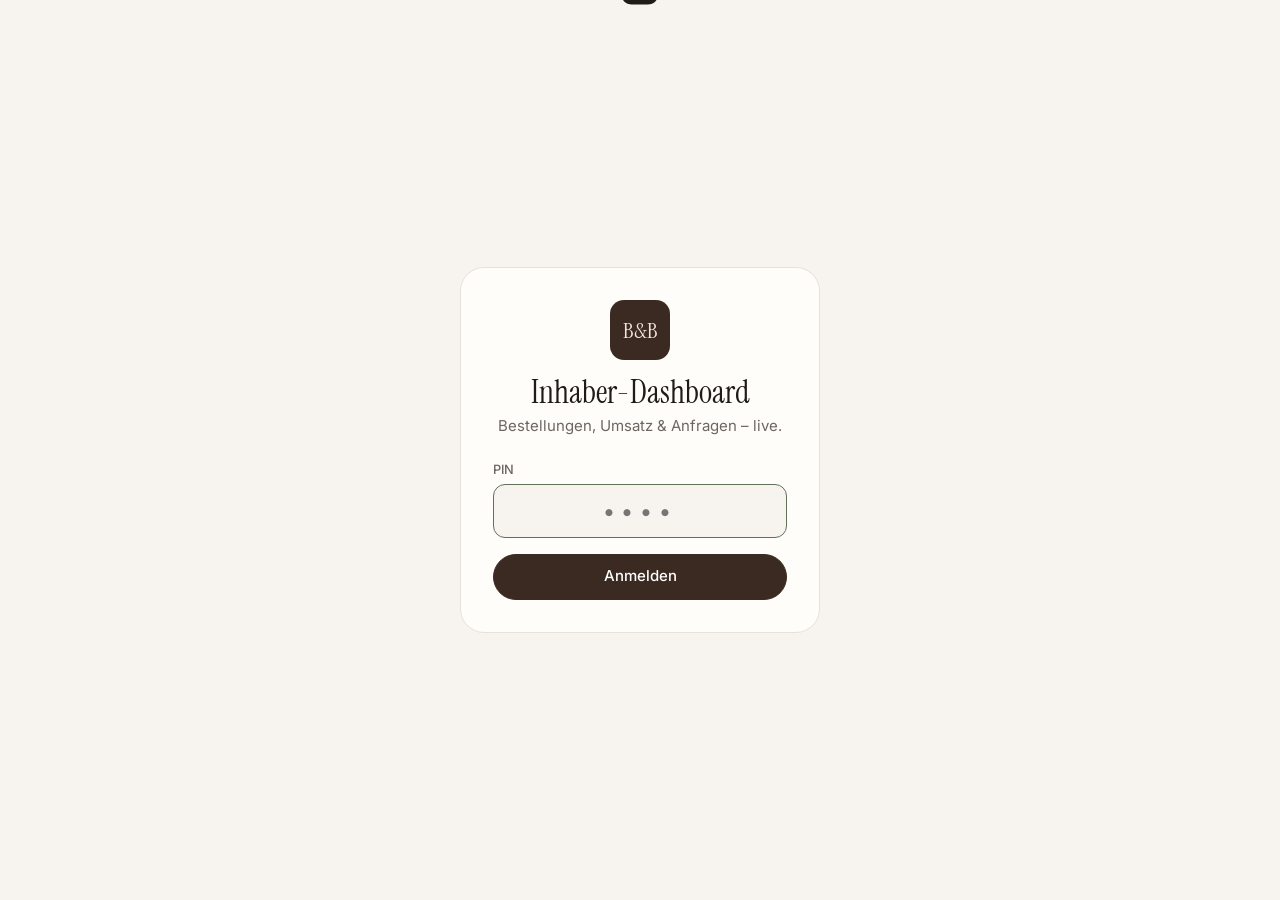
<file: public/dashboard.html>
<!DOCTYPE html>
<html lang="de">
<head>
  <meta charset="UTF-8">
  <meta name="viewport" content="width=device-width, initial-scale=1.0, viewport-fit=cover">
  <meta name="theme-color" content="#f7f4ef">
  <meta name="robots" content="noindex">
  <meta name="apple-mobile-web-app-capable" content="yes">
  <meta name="apple-mobile-web-app-title" content="B&B Dashboard">
  <title>Dashboard · Blüte & Bohne</title>
  <link rel="icon" href="data:image/svg+xml,<svg xmlns='http://www.w3.org/2000/svg' viewBox='0 0 64 64'><circle cx='32' cy='32' r='30' fill='%233b2a22'/><circle cx='32' cy='26' r='7' fill='%23f4e4e0'/><circle cx='24' cy='32' r='7' fill='%23f4e4e0'/><circle cx='40' cy='32' r='7' fill='%23f4e4e0'/><circle cx='28' cy='40' r='7' fill='%23f4e4e0'/><circle cx='36' cy='40' r='7' fill='%23f4e4e0'/></svg>">
  <link rel="preconnect" href="https://fonts.googleapis.com">
  <link rel="preconnect" href="https://fonts.gstatic.com" crossorigin>
  <link href="https://fonts.googleapis.com/css2?family=Instrument+Serif:ital@0;1&family=Inter:wght@400;500;600;700&display=swap" rel="stylesheet">
  <link rel="stylesheet" href="css/dashboard.css">
</head>
<body>

  <!-- Anmeldung -->
  <section class="login" id="login">
    <form class="login__box" id="loginForm">
      <div class="login__mark">B&B</div>
      <h1>Inhaber-Dashboard</h1>
      <p>Bestellungen, Umsatz & Anfragen – live.</p>
      <label class="field"><span>PIN</span><input id="pin" type="password" inputmode="numeric" autocomplete="current-password" placeholder="••••" required></label>
      <p class="note note--error" id="loginError" hidden></p>
      <button class="btn btn--primary btn--block" type="submit">Anmelden</button>
    </form>
  </section>

  <div class="app" id="app" hidden>
    <header class="top">
      <div class="top__brand">
        <span class="top__mark">B&B</span>
        <div><b>Dashboard</b><span class="live" id="live"><i></i><em>Verbinde …</em></span></div>
      </div>
      <nav class="tabs" id="tabs">
        <button class="tab is-active" data-tab="overview"><span class="tab__i">📊</span><span class="tab__l">Übersicht</span><span class="tab__s">Übersicht</span></button>
        <button class="tab" data-tab="orders"><span class="tab__i">☕</span><span class="tab__l">Bestellungen</span><span class="tab__s">Live</span> <b id="badgeOrders" hidden></b></button>
        <button class="tab" data-tab="preorders"><span class="tab__i">📅</span><span class="tab__l">Vorbestellungen</span><span class="tab__s">Vorbestellt</span> <b id="badgePre" hidden></b></button>
        <button class="tab" data-tab="inquiries"><span class="tab__i">✉️</span><span class="tab__l">Anfragen</span><span class="tab__s">Anfragen</span> <b id="badgeInq" hidden></b></button>
      </nav>
      <div class="top__actions">
        <button class="icon-btn" id="soundBtn" title="Ton bei neuen Bestellungen">🔔</button>
        <a class="icon-btn" href="index.html" target="_blank" title="Website öffnen">↗</a>
        <button class="icon-btn" id="logout" title="Abmelden">⏻</button>
      </div>
    </header>

    <div class="demo" id="demoBar" hidden>
      <span>Du siehst <b>Demo-Daten</b>, damit das Dashboard nicht leer ist.</span>
      <button class="btn btn--small" id="demoDelete">Demo-Daten löschen</button>
    </div>

    <main class="main">
      <!-- Übersicht -->
      <section class="view" id="view-overview">
        <div class="view__head">
          <div><h1 id="overviewTitle">Heute</h1><p class="muted" id="overviewSub"></p></div>
          <div class="seg" id="range" role="radiogroup" aria-label="Zeitraum">
            <button class="is-active" data-range="1" role="radio" aria-checked="true">Heute</button>
            <button data-range="7" role="radio" aria-checked="false">7 Tage</button>
          </div>
        </div>

        <div class="kpis" id="kpis"></div>

        <div class="grid">
          <article class="card card--wide">
            <header class="card__head"><div><h2 id="chartTimeTitle">Bestellungen pro Stunde</h2><p class="muted" id="chartTimeSub"></p></div><button class="link" data-table="tableTime">Tabelle</button></header>
            <div class="chart" id="chartTime"></div>
            <div class="table-wrap" id="tableTime" hidden></div>
          </article>

          <article class="card">
            <header class="card__head"><div><h2>Umsatz nach Bereich</h2><p class="muted" id="mixSub"></p></div><button class="link" data-table="tableMix">Tabelle</button></header>
            <div id="chartMix"></div>
            <div class="table-wrap" id="tableMix" hidden></div>
          </article>

          <article class="card">
            <header class="card__head"><div><h2>Top-Produkte</h2><p class="muted">nach verkaufter Menge</p></div><button class="link" data-table="tableTop">Tabelle</button></header>
            <div class="chart" id="chartTop"></div>
            <div class="table-wrap" id="tableTop" hidden></div>
          </article>

          <article class="card card--wide">
            <header class="card__head"><div><h2>Gerade offen</h2><p class="muted">Bestellungen für heute, die noch nicht abgeholt sind</p></div><button class="link" data-goto="orders">Alle ansehen →</button></header>
            <ul class="mini-list" id="openMini"></ul>
          </article>
        </div>
      </section>

      <!-- Bestellungen (Live-Board) -->
      <section class="view" id="view-orders" hidden>
        <div class="view__head"><div><h1>Bestellungen heute</h1><p class="muted">Tippe auf den Button, um den Status weiterzuschalten – der Gast sieht ihn sofort.</p></div></div>
        <div class="board">
          <div class="lane"><h2><i class="dot dot--new"></i>Neu <b id="cntNeu">0</b></h2><div class="lane__list" id="laneNeu"></div></div>
          <div class="lane"><h2><i class="dot dot--prep"></i>In Zubereitung <b id="cntPrep">0</b></h2><div class="lane__list" id="lanePrep"></div></div>
          <div class="lane"><h2><i class="dot dot--ready"></i>Abholbereit <b id="cntReady">0</b></h2><div class="lane__list" id="laneReady"></div></div>
        </div>
        <details class="done-list"><summary>Heute abgeholt / storniert <b id="cntDone">0</b></summary><div id="doneList"></div></details>
      </section>

      <!-- Vorbestellungen -->
      <section class="view" id="view-preorders" hidden>
        <div class="view__head"><div><h1>Vorbestellungen</h1><p class="muted">Was an den kommenden Tagen abgeholt wird – inkl. Einkaufs- und Bindeliste.</p></div></div>
        <div id="preList"></div>
      </section>

      <!-- Anfragen -->
      <section class="view" id="view-inquiries" hidden>
        <div class="view__head"><div><h1>Anfragen</h1><p class="muted">Hochzeiten, Events, Abos & mehr aus dem Formular der Website.</p></div></div>
        <div class="inq-list" id="inqList"></div>
      </section>
    </main>
  </div>

  <div class="tooltip" id="tooltip" role="tooltip" hidden></div>
  <div class="toast" id="toast" role="status" aria-live="polite"></div>
  <script src="js/dashboard.js"></script>
</body>
</html>
</file>
<file: public/css/style.css>
/* ---------- Tokens ---------- */
:root {
  --bg: #f7f4ef;
  --paper: #fffdf9;
  --ink: #1e1b18;
  --muted: #6d6660;
  --line: #e7e1d8;
  --sage: #7d8f76;
  --sage-dark: #5f7159;
  --sage-soft: #e6ebe1;
  --rose: #c77f73;
  --rose-soft: #f4e4e0;
  --lavender-soft: #ece6f3;
  --peach-soft: #fbeadb;
  --espresso: #3b2a22;
  --radius: 22px;
  --serif: "Instrument Serif", Georgia, serif;
  --sans: "Inter", system-ui, sans-serif;
  --header-h: 72px;
  --safe-b: env(safe-area-inset-bottom, 0px);
}

*, *::before, *::after { box-sizing: border-box; }
[hidden] { display: none !important; }
html { scroll-behavior: smooth; scroll-padding-top: calc(var(--header-h) + 64px); -webkit-text-size-adjust: 100%; }
html.no-scroll, html.no-scroll body { overflow: hidden; }
body {
  margin: 0; background: var(--bg); color: var(--ink); font-family: var(--sans);
  font-size: 16px; line-height: 1.6; -webkit-font-smoothing: antialiased; -webkit-tap-highlight-color: transparent;
  overflow-x: hidden;
}
h1, h2, h3 { font-family: var(--serif); font-weight: 400; line-height: 1.05; margin: 0 0 .4em; letter-spacing: -.01em; }
h1 em, h2 em { font-style: italic; color: var(--sage-dark); }
h2 { font-size: clamp(2.2rem, 5vw, 3.4rem); }
h3 { font-size: 1.6rem; }
p { margin: 0 0 1em; }
a { color: inherit; }
button { font: inherit; color: inherit; cursor: pointer; touch-action: manipulation; }
svg { display: block; }
:focus-visible { outline: 2px solid var(--sage-dark); outline-offset: 3px; }
.container { width: min(1160px, 100% - 40px); margin-inline: auto; }
.eyebrow { display: inline-block; font-size: .75rem; font-weight: 600; letter-spacing: .16em; text-transform: uppercase; color: var(--rose); margin-bottom: .9rem; }
.loading { color: var(--muted); text-align: center; padding: 2rem 0; }
.offline-note { background: var(--espresso); color: #fff; text-align: center; padding: .8rem 16px; font-size: .92rem; }
.text-link { display: inline-block; margin-top: 1.4rem; color: var(--sage-dark); font-weight: 500; }
.back-link { display: block; width: fit-content; color: var(--muted); text-decoration: none; font-size: .92rem; margin-bottom: 1.4rem; }

/* ---------- Buttons ---------- */
.btn {
  display: inline-flex; align-items: center; justify-content: center; gap: .55rem;
  min-height: 50px; padding: .8rem 1.5rem; border-radius: 999px; border: 1.5px solid transparent;
  font-weight: 500; text-decoration: none; white-space: nowrap; transition: background .2s, color .2s, transform .15s, border-color .2s;
}
.btn svg { width: 20px; height: 20px; }
.btn:active { transform: scale(.97); }
.btn--primary { background: var(--espresso); color: #fff; }
.btn--ghost { border-color: var(--ink); background: transparent; }
.btn--light { background: var(--paper); color: var(--espresso); }
.btn--outline-light { border-color: rgba(255,255,255,.5); color: #fff; }
.btn--whatsapp { background: #25d366; color: #0b3b1e; font-weight: 600; }
.btn--block { width: 100%; }
.btn:disabled { opacity: .45; cursor: not-allowed; transform: none; }

/* ---------- Header ---------- */
.header {
  position: sticky; top: 0; z-index: 50; background: rgba(247, 244, 239, .86);
  -webkit-backdrop-filter: saturate(1.4) blur(14px); backdrop-filter: saturate(1.4) blur(14px);
  border-bottom: 1px solid transparent; transition: border-color .2s;
}
.header.is-scrolled { border-bottom-color: var(--line); }
.header__inner { height: var(--header-h); display: flex; align-items: center; justify-content: space-between; gap: 1rem; }
.logo { display: flex; align-items: center; gap: .6rem; text-decoration: none; }
.logo__mark { width: 38px; height: 38px; }
.logo__text { font-family: var(--serif); font-size: 1.65rem; letter-spacing: -.01em; }
.nav { display: flex; gap: 2rem; }
.nav a { text-decoration: none; font-size: .95rem; color: var(--muted); transition: color .2s; }
.nav a[aria-current="page"] { color: var(--ink); font-weight: 500; }
.header__actions { display: flex; align-items: center; gap: .4rem; }
.bag-btn {
  position: relative; width: 46px; height: 46px; border-radius: 50%; border: 1.5px solid var(--ink);
  background: transparent; display: grid; place-items: center;
}
.bag-btn svg { width: 22px; height: 22px; }
.bump { animation: bump .4s cubic-bezier(.3,1.6,.5,1); }
@keyframes bump { 40% { transform: scale(1.2); } }
.bag-btn__count {
  position: absolute; top: -5px; right: -5px; min-width: 21px; height: 21px; padding: 0 5px; border-radius: 999px;
  background: var(--rose); color: #fff; font-size: .72rem; font-weight: 600; display: grid; place-items: center;
  transform: scale(0); transition: transform .2s;
}
.bag-btn__count.is-visible { transform: scale(1); }
.burger { display: none; width: 46px; height: 46px; border: 0; background: none; padding: 14px 12px; }
.burger span { display: block; height: 1.5px; background: var(--ink); margin: 6px 0; transition: transform .25s; }
.burger[aria-expanded="true"] span:first-child { transform: translateY(3.75px) rotate(45deg); }
.burger[aria-expanded="true"] span:last-child { transform: translateY(-3.75px) rotate(-45deg); }

/* Live-Status einer Bestellung */
.order-banner {
  position: fixed; top: calc(var(--header-h) + 8px); left: 50%; transform: translateX(-50%); z-index: 45;
  display: flex; align-items: center; gap: .6rem; padding: .55rem 1rem; border-radius: 999px; border: 0;
  background: var(--sage-dark); color: #fff; font-size: .88rem; font-weight: 500; white-space: nowrap;
  box-shadow: 0 10px 24px -12px rgba(0,0,0,.4); max-width: calc(100% - 32px);
}
.order-banner[data-status="abholbereit"] { background: var(--rose); animation: bump .5s; }
.order-banner[data-status="storniert"] { background: #9a3b30; }
.order-banner__dot { width: 8px; height: 8px; border-radius: 50%; background: #d8f0c9; flex: none; animation: pulse 1.6s infinite; }
.order-banner__more { opacity: .8; }
@keyframes pulse { 0% { box-shadow: 0 0 0 0 rgba(216,240,201,.7); } 70% { box-shadow: 0 0 0 8px rgba(216,240,201,0); } 100% { box-shadow: 0 0 0 0 rgba(216,240,201,0); } }

/* ---------- Hero ---------- */
.hero { padding: clamp(28px, 6vw, 80px) 0 clamp(40px, 7vw, 90px); }
.hero__inner { display: grid; grid-template-columns: 1.05fr .95fr; gap: clamp(2rem, 5vw, 5rem); align-items: center; }
.hero h1 { font-size: clamp(3rem, 6.4vw, 5rem); margin-bottom: .35em; line-height: 1; }
.hero h1 em { white-space: nowrap; }
.hero__lead { font-size: clamp(1.02rem, 1.6vw, 1.15rem); color: var(--muted); max-width: 31em; }
.hero__cta { display: flex; flex-wrap: wrap; gap: .7rem; margin: 2rem 0 2.4rem; }
.hero__facts { list-style: none; padding: 0; margin: 0; display: flex; flex-wrap: wrap; gap: 1rem 1.8rem; font-size: .9rem; color: var(--muted); }
.hero__facts li { display: flex; align-items: center; gap: .55rem; }
.hero__facts svg { width: 20px; height: 20px; color: var(--sage-dark); flex: none; }
.hero__facts b { color: var(--ink); font-weight: 600; }
.status {
  display: inline-flex; align-items: center; gap: .5rem; padding: .4rem .9rem; border-radius: 999px;
  background: var(--paper); border: 1px solid var(--line); font-size: .85rem; color: var(--muted); margin-bottom: 1.6rem;
}
.status i { width: 8px; height: 8px; border-radius: 50%; background: #c9c1b8; }
.status.is-open i { background: #4c9a63; box-shadow: 0 0 0 4px rgba(76,154,99,.15); }
.status.is-open { color: var(--ink); }
.hero__art { position: relative; justify-self: center; width: min(100%, 440px); }
.arch {
  position: relative; aspect-ratio: 4 / 5; border-radius: 999px 999px 28px 28px;
  background: linear-gradient(180deg, var(--sage-soft) 0%, #eef0e6 55%, var(--rose-soft) 100%); overflow: hidden;
}
.arch::after { content: ""; position: absolute; inset: 14px; border-radius: inherit; border: 1px solid rgba(59,42,34,.12); pointer-events: none; }
.arch__bouquet { position: absolute; left: 6%; bottom: -2%; width: 66%; }
.arch__cup { position: absolute; right: 9%; bottom: 7%; width: 30%; overflow: visible; }
.steam { animation: steam 3.4s ease-in-out infinite; opacity: .8; }
.steam--2 { animation-delay: -1.7s; }
@keyframes steam { 0% { transform: translateY(6px); opacity: 0; } 40% { opacity: .9; } 100% { transform: translateY(-10px); opacity: 0; } }
.sticker {
  position: absolute; top: 8%; right: -2%; width: 104px; height: 104px; border-radius: 50%;
  background: var(--espresso); color: #fff; display: grid; place-content: center; text-align: center;
  transform: rotate(10deg); box-shadow: 0 14px 30px -14px rgba(59,42,34,.6);
}
.sticker b { font-family: var(--serif); font-size: 1.7rem; font-weight: 400; line-height: 1; font-style: italic; }
.sticker span { font-size: .78rem; opacity: .8; }

/* ---------- Schritte ---------- */
.steps { padding: 0 0 clamp(36px, 6vw, 60px); }
.steps__grid { display: grid; grid-template-columns: repeat(3, 1fr); border-top: 1px solid var(--line); border-bottom: 1px solid var(--line); }
.step { padding: 2rem 1.8rem 1.8rem 0; }
.step + .step { padding-left: 1.8rem; border-left: 1px solid var(--line); }
.step__n { display: inline-grid; place-items: center; width: 34px; height: 34px; border-radius: 50%; border: 1px solid var(--ink); font-size: .9rem; margin-bottom: 1rem; }
.step h3 { font-size: 1.7rem; margin-bottom: .2em; }
.step p { color: var(--muted); margin: 0; font-size: .95rem; }

/* Nächster Anlass */
.event-teaser {
  display: flex; align-items: center; gap: 1.2rem; padding: 1rem 1.4rem 1rem 1rem; margin-bottom: clamp(36px, 6vw, 60px);
  border-radius: 20px; text-decoration: none; transition: transform .2s;
}
.event-teaser__count { flex: none; width: 74px; height: 74px; border-radius: 50%; background: var(--paper); display: grid; place-content: center; text-align: center; line-height: 1; font-size: .72rem; color: var(--muted); }
.event-teaser__count b { font-family: var(--serif); font-size: 2rem; font-weight: 400; color: var(--ink); }
.event-teaser__text { flex: 1; min-width: 0; font-size: .95rem; color: var(--muted); }
.event-teaser__text small { display: block; font-size: .72rem; font-weight: 600; letter-spacing: .14em; text-transform: uppercase; color: var(--rose); }
.event-teaser__text b { font-family: var(--serif); font-size: 1.6rem; font-weight: 400; color: var(--ink); margin-right: .4rem; }
.event-teaser__cta { flex: none; font-weight: 500; }

/* ---------- Abschnitte ---------- */
.section-head { max-width: 640px; margin: 0 auto 2.4rem; text-align: center; }
.section-head p { color: var(--muted); }
.section-head--left { margin-left: 0; text-align: left; }

/* ---------- Karte ---------- */
.menu { padding: clamp(60px, 9vw, 110px) 0; background: var(--paper); border-radius: 40px 40px 0 0; }
.chips {
  position: sticky; top: var(--header-h); z-index: 10; display: flex; gap: .5rem; justify-content: center;
  padding: .8rem 0; margin-bottom: 1.5rem; background: var(--paper); overflow-x: auto; scrollbar-width: none;
}
.chips::-webkit-scrollbar { display: none; }
.chip {
  flex: none; min-height: 42px; padding: .5rem 1.1rem; border-radius: 999px; border: 1px solid var(--line);
  background: var(--paper); font-size: .9rem; color: var(--muted); transition: all .2s;
  text-decoration: none; display: inline-flex; align-items: center; gap: .35rem;
}
.chip small { opacity: .7; font-size: .78rem; }
.chip.is-active { background: var(--ink); border-color: var(--ink); color: #fff; }

.menu-section { padding-top: 1.8rem; }
.menu-section__head { display: flex; align-items: baseline; justify-content: space-between; gap: 1rem; border-bottom: 1px solid var(--ink); padding-bottom: .6rem; margin-bottom: .4rem; }
.menu-section__head h3 { font-size: 2rem; margin: 0; }
.menu-section__head span { color: var(--muted); font-size: .85rem; }
.menu-list { display: grid; grid-template-columns: 1fr 1fr; column-gap: 3rem; list-style: none; margin: 0; padding: 0; }
.item { display: flex; align-items: center; gap: 1rem; padding: 1.1rem 0; border-bottom: 1px solid var(--line); }
.item--tap { cursor: pointer; border-radius: 12px; transition: background .2s; }
.item--tap:active { background: var(--bg); }
.item__icon { flex: none; width: 48px; height: 48px; border-radius: 50%; background: var(--sage-soft); color: var(--espresso); display: grid; place-items: center; overflow: hidden; }
.item__icon svg { width: 28px; height: 28px; }
.tone-rose { background: var(--rose-soft) !important; }
.tone-lavender { background: var(--lavender-soft) !important; }
.tone-peach { background: var(--peach-soft) !important; }
.tone-sage { background: var(--sage-soft) !important; }
.item__text { flex: 1; min-width: 0; }
.item__name { font-weight: 600; display: flex; align-items: center; gap: .5rem; flex-wrap: wrap; }
.item__desc { color: var(--muted); font-size: .88rem; margin: .1rem 0 0; }
.item__more { font-size: .75rem; color: var(--sage-dark); margin: .15rem 0 0; }
.item__card { font-size: .8rem; font-style: italic; color: var(--muted); margin: .2rem 0 0; }
.item__price { font-variant-numeric: tabular-nums; font-weight: 500; white-space: nowrap; }
.tag { font-size: .66rem; font-weight: 600; letter-spacing: .06em; text-transform: uppercase; padding: .15rem .5rem; border-radius: 999px; background: var(--rose-soft); color: var(--rose); }

.add {
  flex: none; width: 42px; height: 42px; border-radius: 50%; border: 1.5px solid var(--ink); background: transparent;
  font-size: 1.3rem; line-height: 1; display: grid; place-items: center; transition: background .2s, color .2s, transform .1s;
}
.add:active { transform: scale(.9); }
.stepper { flex: none; display: flex; align-items: center; gap: .2rem; background: var(--espresso); color: #fff; border-radius: 999px; padding: 3px; }
.stepper button { width: 36px; height: 36px; border-radius: 50%; border: 0; background: transparent; color: #fff; font-size: 1.15rem; }
.stepper span { min-width: 20px; text-align: center; font-weight: 600; font-size: .95rem; }
.stepper--big { padding: 4px; }
.stepper--big button { width: 44px; height: 44px; font-size: 1.3rem; }
.stepper--line { background: var(--bg); color: var(--ink); border: 1px solid var(--line); }
.stepper--line button { color: var(--ink); width: 32px; height: 32px; }
.fly-dot { position: fixed; z-index: 300; width: 18px; height: 18px; border-radius: 50%; background: var(--rose); pointer-events: none; box-shadow: 0 4px 10px rgba(199,127,115,.5); }

/* ---------- Sträuße ---------- */
.bouquets { padding: clamp(60px, 9vw, 110px) 0; }
.bouquet-grid { display: grid; grid-template-columns: repeat(auto-fill, minmax(250px, 1fr)); gap: 1.4rem; }
.b-card { background: var(--paper); border-radius: var(--radius); overflow: hidden; display: flex; flex-direction: column; border: 1px solid var(--line); transition: transform .25s, box-shadow .25s; cursor: pointer; }
.b-card:active { transform: scale(.985); }
.b-card__art { aspect-ratio: 4 / 3; display: grid; place-items: center; position: relative; background: var(--sage-soft); }
.b-card__art > svg { width: 58%; height: auto; max-height: 88%; color: var(--espresso); }
.b-card__art .art-icon { width: 34%; }
.b-card__art .tag { position: absolute; top: 14px; left: 14px; background: var(--paper); }
.b-card__body { padding: 1.3rem 1.4rem 1.4rem; display: flex; flex-direction: column; flex: 1; }
.b-card__body h3 { font-size: 1.75rem; margin-bottom: .15em; }
.b-card__body p { color: var(--muted); font-size: .92rem; flex: 1; }
.b-card__foot { display: flex; align-items: center; justify-content: space-between; gap: .5rem; }
.b-card__price { font-size: 1.15rem; font-weight: 500; }
.b-card--project { background: var(--espresso); color: #fff; border-color: var(--espresso); cursor: default; }
.b-card--project .b-card__art { background: rgba(255,255,255,.06); }
.b-card--project .b-card__art svg { color: var(--rose-soft); width: 34%; }
.b-card--project p { color: #d8ccc3; }
.b-card--project .btn { background: var(--paper); color: var(--espresso); }

/* ---------- Bohnen ---------- */
.beans { padding: 0 0 clamp(60px, 9vw, 110px); }
.bean-grid { display: grid; grid-template-columns: repeat(auto-fill, minmax(210px, 1fr)); gap: 1rem; }
.bean { background: var(--paper); border: 1px solid var(--line); border-radius: 18px; padding: 1.3rem; display: flex; flex-direction: column; cursor: pointer; transition: transform .2s; }
.bean:active { transform: scale(.985); }
.bean__top { display: flex; justify-content: space-between; align-items: flex-start; margin-bottom: 1rem; }
.bean__top svg { width: 34px; height: 34px; color: var(--espresso); }
.bean h3 { font-size: 1.45rem; margin-bottom: .2em; }
.bean p { color: var(--muted); font-size: .88rem; flex: 1; }
.bean__notes { display: flex; flex-wrap: wrap; gap: .3rem; margin-bottom: 1rem; }
.bean__notes span { font-size: .72rem; padding: .15rem .55rem; border-radius: 999px; border: 1px solid var(--line); color: var(--muted); }
.bean__foot { display: flex; justify-content: space-between; align-items: center; }
.bean__foot small { color: var(--muted); font-weight: 400; }

/* ---------- Anfrage ---------- */
.inquiry { padding: clamp(60px, 9vw, 110px) 0; background: var(--sage-soft); }
.inquiry__inner { display: grid; grid-template-columns: .9fr 1.1fr; gap: clamp(2rem, 5vw, 5rem); align-items: start; }
.inquiry__text p { color: var(--muted); }
.occasions { list-style: none; padding: 0; margin: 1.6rem 0 0; display: grid; gap: .8rem; }
.occasions li { display: flex; align-items: center; gap: .8rem; }
.occasions svg { width: 26px; height: 26px; color: var(--sage-dark); flex: none; }
.inquiry__form { background: var(--paper); border-radius: var(--radius); padding: clamp(1.4rem, 3vw, 2.2rem); }

/* Formularfelder */
.field { display: flex; flex-direction: column; gap: .35rem; margin-bottom: 1rem; flex: 1; min-width: 0; }
.field > span { font-size: .8rem; font-weight: 500; color: var(--muted); }
.field input, .field select, .field textarea, .opt__text {
  font: inherit; font-size: 16px; min-height: 50px; padding: .75rem .9rem; border-radius: 12px; border: 1px solid var(--line);
  background: var(--bg); color: var(--ink); width: 100%; outline: none; transition: border-color .2s, box-shadow .2s;
  -webkit-appearance: none; appearance: none;
}
.field select {
  background-image: url("data:image/svg+xml,%3Csvg xmlns='http://www.w3.org/2000/svg' width='12' height='8'%3E%3Cpath d='M1 1l5 5 5-5' stroke='%236d6660' stroke-width='1.6' fill='none'/%3E%3C/svg%3E");
  background-repeat: no-repeat; background-position: right .9rem center; padding-right: 2.3rem;
}
.field textarea, .opt__text { resize: vertical; }
.field input:focus, .field select:focus, .field textarea:focus, .opt__text:focus { border-color: var(--sage-dark); box-shadow: 0 0 0 3px rgba(125,143,118,.18); }
.field input:user-invalid, .field textarea:user-invalid, .field select:user-invalid { border-color: var(--rose); }
.field-row { display: flex; gap: .8rem; }
.form-note { padding: .7rem .9rem; border-radius: 12px; background: var(--rose-soft); color: #8c4a40; font-size: .9rem; }
.form-note.is-ok { background: var(--sage-soft); color: var(--sage-dark); }
.form-note a { color: inherit; font-weight: 600; }
.fallback { display: flex; gap: .5rem; margin-top: .6rem; }
.fallback .btn { flex: 1; min-height: 44px; }

/* ---------- Besuch ---------- */
.visit { padding: clamp(60px, 9vw, 110px) 0; }
.visit__grid { display: grid; grid-template-columns: 1.2fr .8fr; gap: 1.4rem; }
.visit__card { background: var(--paper); border: 1px solid var(--line); border-radius: var(--radius); padding: clamp(1.6rem, 4vw, 2.6rem); }
.visit__card--dark { background: var(--espresso); color: #fff; border-color: var(--espresso); }
.visit__card--dark h2 em { color: var(--rose-soft); }
.visit__card--dark p { color: #d8ccc3; max-width: 34em; }
.visit__card--dark .eyebrow { color: #e7b3aa; }
address { font-style: normal; display: flex; gap: .8rem; margin: 1.6rem 0; line-height: 1.5; }
address svg { width: 22px; height: 22px; flex: none; margin-top: .15rem; color: #e7b3aa; }
.visit__links { display: flex; flex-wrap: wrap; gap: .6rem; }
.hours { list-style: none; padding: 0; margin: 0 0 1.4rem; }
.hours li { display: flex; justify-content: space-between; padding: .55rem 0; border-bottom: 1px solid var(--line); font-variant-numeric: tabular-nums; }
.hours li.is-today { font-weight: 600; }
.hours li.is-today span:first-child::after { content: " · heute"; color: var(--sage-dark); font-weight: 500; }
.visit__hint { display: flex; gap: .6rem; font-size: .9rem; color: var(--muted); margin: 0; }
.visit__hint svg { width: 20px; height: 20px; color: var(--sage-dark); flex: none; margin-top: .15rem; }

/* ---------- Anlässe-Seite ---------- */
.ev-hero { padding: clamp(28px, 5vw, 60px) 0 clamp(20px, 4vw, 40px); }
.ev-hero h1 { font-size: clamp(2.8rem, 6.5vw, 5rem); max-width: 12em; line-height: 1; margin-bottom: .35em; }
.ev-next { display: flex; align-items: center; gap: 1.2rem; margin-top: 2rem; padding: 1rem 1.2rem 1rem 1rem; background: var(--paper); border: 1px solid var(--line); border-radius: 22px; max-width: 560px; }
.ev-next__ring { flex: none; width: 86px; height: 86px; border-radius: 50%; display: grid; place-content: center; text-align: center; line-height: 1; font-size: .75rem; color: var(--muted); }
.ev-next__ring b { font-family: var(--serif); font-size: 2.4rem; font-weight: 400; color: var(--ink); }
.ev-next__text { flex: 1; min-width: 0; display: flex; flex-direction: column; line-height: 1.3; }
.ev-next__text small { font-size: .72rem; font-weight: 600; letter-spacing: .14em; text-transform: uppercase; color: var(--rose); }
.ev-next__text b { font-family: var(--serif); font-size: 1.8rem; font-weight: 400; }
.ev-next__text span { color: var(--muted); font-size: .9rem; }
.chips--events { background: var(--bg); justify-content: flex-start; padding-inline: max(20px, calc((100% - 1160px) / 2)); margin-bottom: 0; }
.chips--events .chip { background: var(--paper); }
.chips--events .chip.is-active { background: var(--ink); }

.ev-section { padding: clamp(48px, 7vw, 90px) 0; background: var(--sage-soft); }
.ev-section:nth-child(even) { border-radius: 36px; margin: 0 clamp(0px, 1.5vw, 20px); }
.ev-section__head { display: grid; grid-template-columns: 1fr auto; gap: 2rem; align-items: end; margin-bottom: 2rem; }
.ev-section__head h2 { font-size: clamp(2.6rem, 6vw, 4.2rem); margin-bottom: .1em; }
.ev-section__head p { color: var(--muted); max-width: 38em; margin: 0; }
.ev-section__head .ev-tagline { font-family: var(--serif); font-style: italic; font-size: 1.45rem; color: var(--ink); margin-bottom: .6rem; }
.ev-date { display: inline-flex; align-items: center; gap: .45rem; font-size: .88rem; color: var(--muted); margin-bottom: .8rem; }
.ev-date svg { width: 18px; height: 18px; }
.ev-date b { color: var(--ink); }
.ev-pickup { background: var(--paper); border-radius: 18px; padding: 1rem 1.2rem; min-width: 230px; max-width: 280px; display: flex; flex-direction: column; }
.ev-pickup small { font-size: .72rem; font-weight: 600; letter-spacing: .12em; text-transform: uppercase; color: var(--rose); }
.ev-pickup b { font-family: var(--serif); font-size: 1.7rem; font-weight: 400; line-height: 1.2; }
.ev-pickup span { font-size: .82rem; color: var(--muted); line-height: 1.4; margin-top: .2rem; }
.ev-row { display: grid; grid-template-columns: repeat(auto-fill, minmax(240px, 1fr)); gap: 1.2rem; }
.ev-card .b-card__art { background: rgba(255,255,255,.55) !important; }
.ev-section.is-later .add, .ev-section.is-later .stepper { display: none; }
.ev-custom { display: flex; align-items: center; justify-content: space-between; gap: 2rem; margin: clamp(48px, 7vw, 90px) 0; padding: clamp(1.6rem, 4vw, 2.6rem); background: var(--espresso); color: #fff; border-radius: var(--radius); }
.ev-custom h2 em { color: var(--rose-soft); }
.ev-custom p { color: #d8ccc3; margin: 0; max-width: 36em; }
.ev-custom .eyebrow { color: #e7b3aa; }

/* ---------- Footer ---------- */
.footer { border-top: 1px solid var(--line); padding: 1.6rem 0 calc(1.6rem + var(--safe-b)); font-size: .88rem; color: var(--muted); }
.footer__inner { display: flex; justify-content: space-between; flex-wrap: wrap; gap: 1rem; }
.footer nav { display: flex; gap: 1.4rem; }
.footer a { text-decoration: none; }

/* ---------- Schwebender To-go-Button ---------- */
.float-bar {
  position: fixed; left: 50%; bottom: calc(18px + var(--safe-b)); z-index: 60; transform: translate(-50%, 0);
  display: flex; align-items: center; gap: .8rem; min-height: 58px; padding: .45rem 1.3rem .45rem .45rem;
  border: 0; border-radius: 999px; background: var(--espresso); color: #fff; box-shadow: 0 18px 40px -16px rgba(59,42,34,.7);
  transition: transform .35s cubic-bezier(.2,.8,.2,1), opacity .25s; white-space: nowrap;
}
.float-bar.is-hidden, .float-bar.is-away:not(.has-items) { transform: translate(-50%, 150%); opacity: 0; pointer-events: none; }
.float-bar__icon { width: 46px; height: 46px; border-radius: 50%; background: var(--rose); display: grid; place-items: center; }
.float-bar__icon svg { width: 22px; height: 22px; }
.float-bar__text { font-weight: 500; }
.float-bar__total { font-weight: 600; opacity: .85; }
.float-bar__total:empty { display: none; }

/* ---------- Panels: Tüte (rechts) & Produktdetails (Mitte) ---------- */
.overlay { position: fixed; inset: 0; z-index: 90; background: rgba(30, 27, 24, .4); animation: fade .2s; }
@keyframes fade { from { opacity: 0; } }
.panel { position: fixed; z-index: 100; background: var(--paper); display: flex; flex-direction: column; visibility: hidden; }
.panel.is-open { visibility: visible; }
.panel__handle { display: none; }
.panel__head { display: flex; justify-content: space-between; align-items: center; padding: 1.1rem 1.5rem; border-bottom: 1px solid var(--line); }
.panel__head h3 { font-size: 1.8rem; margin: 0; }
.panel__head--float { position: absolute; top: 0; right: 0; border: 0; z-index: 2; padding: 1rem; }
.panel__body { flex: 1; overflow-y: auto; padding: .6rem 1.5rem 1.2rem; overscroll-behavior: contain; }
.panel__foot { padding: 1rem 1.5rem calc(1rem + var(--safe-b)); border-top: 1px solid var(--line); background: var(--bg); }
.icon-btn { width: 44px; height: 44px; border-radius: 50%; border: 1px solid var(--line); background: var(--paper); }

.bag { top: 0; right: 0; bottom: 0; width: min(460px, 100%); transform: translateX(100%); transition: transform .35s cubic-bezier(.2,.8,.2,1), visibility 0s .35s; }
.bag.is-open { transform: none; transition: transform .35s cubic-bezier(.2,.8,.2,1); }
.sheet {
  left: 50%; top: 50%; width: min(520px, calc(100% - 40px)); max-height: min(760px, calc(100% - 60px)); border-radius: 28px; overflow: hidden;
  transform: translate(-50%, -46%) scale(.97); opacity: 0; transition: transform .3s cubic-bezier(.2,.8,.2,1), opacity .25s, visibility 0s .3s;
}
.sheet.is-open { transform: translate(-50%, -50%); opacity: 1; transition: transform .3s cubic-bezier(.2,.8,.2,1), opacity .25s; }
.sheet .panel__body { padding: 0 0 1rem; }
.sheet__art { aspect-ratio: 16 / 9; display: grid; place-items: center; background: var(--sage-soft); }
.sheet__art svg { height: 82%; width: auto; }
.sheet__art .art-icon { height: 46%; }
.sheet__info { padding: 1.2rem 1.5rem 0; }
.sheet__info h3 { font-size: 2.2rem; margin-bottom: .15em; }
.sheet__info > p { color: var(--muted); }
.sheet__foot { display: flex; gap: .8rem; align-items: center; }
.sheet__foot .btn { flex: 1; justify-content: space-between; }
.sheet__foot .btn span { font-weight: 600; }
.sheet__foot .btn:disabled { justify-content: center; }

/* Auswahl-Optionen im Detail-Sheet */
.opt { border: 0; padding: 0; margin: 0 0 1.1rem; }
.opt legend { font-size: .8rem; font-weight: 600; color: var(--muted); margin-bottom: .5rem; letter-spacing: .02em; }
.opt__choices { display: flex; flex-wrap: wrap; gap: .45rem; }
.opt__choice { position: relative; }
.opt__choice input { position: absolute; opacity: 0; pointer-events: none; }
.opt__choice span {
  display: inline-flex; align-items: center; gap: .35rem; min-height: 44px; padding: .5rem 1rem; border-radius: 999px;
  border: 1.5px solid var(--line); background: var(--paper); font-size: .92rem; cursor: pointer; transition: all .15s;
}
.opt__choice span small { color: var(--muted); font-size: .78rem; }
.opt__choice input:checked + span { border-color: var(--espresso); background: var(--espresso); color: #fff; }
.opt__choice input:checked + span small { color: #d8ccc3; }
.opt__choice input:focus-visible + span { outline: 2px solid var(--sage-dark); outline-offset: 2px; }
.opt__text { margin-top: .6rem; min-height: 70px; }

/* Tüte: Inhalt */
.bag-list { list-style: none; margin: 0 0 1rem; padding: 0; }
.bag-list .item { padding: .85rem 0; gap: .8rem; }
.bag-list .item__icon { width: 46px; height: 46px; }
.bag-list .item__icon svg { width: 100%; height: 100%; }
.bag-list .item__icon svg.mini { width: 26px; height: 26px; }
.bag-empty { text-align: center; padding: 3rem 1rem; color: var(--muted); }
.bag-empty svg { width: 48px; height: 48px; margin: 0 auto .8rem; color: var(--sage); }
.check { display: flex; gap: .7rem; align-items: flex-start; padding: .9rem 1rem; border-radius: 14px; background: var(--sage-soft); margin-bottom: 1rem; cursor: pointer; font-size: .92rem; }
.check input { width: 20px; height: 20px; accent-color: var(--sage-dark); margin: .1rem 0 0; flex: none; }
.check b { color: var(--sage-dark); }
.sum { display: flex; justify-content: space-between; align-items: baseline; margin-bottom: .8rem; }
.sum small { color: var(--muted); font-size: .8rem; }
.sum strong { font-size: 1.35rem; font-weight: 600; font-variant-numeric: tabular-nums; }
.panel__foot .form-note { margin: 0 0 .8rem; }

/* Bestätigung + Tracker */
.done { text-align: center; padding: 1.4rem 0; }
.done__icon { width: 72px; height: 72px; margin: 0 auto 1rem; border-radius: 50%; background: var(--sage-dark); color: #fff; display: grid; place-items: center; font-size: 2rem; animation: pop .45s cubic-bezier(.2,1.6,.4,1); }
@keyframes pop { from { transform: scale(0); } }
.done__lead { font-size: 1.05rem; margin-bottom: .3rem; }
.done__pickup { color: var(--muted); }
.done__status { font-family: var(--serif); font-size: 1.6rem; margin: .4rem 0 1rem; }
.done__lines { list-style: none; padding: 1rem 0 0; margin: 0 0 .6rem; border-top: 1px solid var(--line); text-align: left; font-size: .92rem; }
.done__lines li { padding: .2rem 0; }
.done__lines small { color: var(--muted); }
.done__total { text-align: left; font-size: .92rem; color: var(--muted); margin-bottom: 1.2rem; }
.done__total b { color: var(--ink); }
.tracker { list-style: none; padding: 0; margin: 1.2rem auto .2rem; display: flex; justify-content: space-between; max-width: 340px; position: relative; }
.tracker::before { content: ""; position: absolute; left: 16%; right: 16%; top: 11px; height: 2px; background: var(--line); }
.tracker li { flex: 1; display: flex; flex-direction: column; align-items: center; gap: .4rem; font-size: .78rem; color: var(--muted); position: relative; }
.tracker li span { width: 24px; height: 24px; border-radius: 50%; border: 2px solid var(--line); background: var(--paper); }
.tracker li.is-done { color: var(--ink); }
.tracker li.is-done span { background: var(--sage-dark); border-color: var(--sage-dark); }
.tracker li.is-current { color: var(--ink); font-weight: 600; }
.tracker li.is-current span { border-color: var(--sage-dark); background: var(--sage-soft); animation: pulse 1.6s infinite; }

/* Toast */
.toast {
  position: fixed; left: 50%; top: calc(var(--header-h) + 12px); z-index: 200; transform: translate(-50%, -20px);
  background: var(--ink); color: #fff; padding: .7rem 1.2rem; border-radius: 999px; font-size: .92rem;
  opacity: 0; transition: opacity .25s, transform .25s; pointer-events: none; max-width: calc(100% - 32px); text-align: center;
}
.toast.is-visible { opacity: 1; transform: translate(-50%, 0); }

/* ---------- Hover nur mit Maus ---------- */
@media (hover: hover) {
  .btn--primary:hover:not(:disabled) { background: #24180f; }
  .btn--ghost:hover { background: var(--ink); color: #fff; }
  .nav a:hover { color: var(--ink); }
  .chip:hover:not(.is-active) { border-color: var(--ink); color: var(--ink); }
  .add:hover { background: var(--ink); color: #fff; }
  .item--tap:hover { background: var(--bg); }
  .b-card:not(.b-card--project):hover, .bean:hover { transform: translateY(-4px); box-shadow: 0 24px 40px -28px rgba(59,42,34,.5); }
  .event-teaser:hover { transform: translateY(-2px); }
  .opt__choice span:hover { border-color: var(--ink); }
}

/* ---------- Tablet ---------- */
@media (max-width: 960px) {
  .hero__inner { grid-template-columns: 1fr; }
  .hero__art { width: min(78%, 380px); order: -1; }
  .inquiry__inner, .visit__grid { grid-template-columns: 1fr; }
  .menu-list { column-gap: 2rem; }
  .nav { gap: 1.3rem; }
  .ev-section__head { grid-template-columns: 1fr; align-items: start; }
  .ev-pickup { max-width: none; }
  /* Karussells zum Wischen */
  .ev-row, .bouquet-grid {
    display: flex; overflow-x: auto; scroll-snap-type: x mandatory; gap: 1rem; padding-bottom: .6rem;
    margin-inline: -20px; padding-inline: 20px; scroll-padding-inline: 20px; scrollbar-width: none;
  }
  .ev-row::-webkit-scrollbar, .bouquet-grid::-webkit-scrollbar { display: none; }
  .ev-row > *, .bouquet-grid > * { flex: 0 0 min(300px, 72%); scroll-snap-align: start; }
}

/* ---------- Handy ---------- */
@media (max-width: 760px) {
  :root { --header-h: 62px; }
  .container { width: calc(100% - 32px); }
  .logo__mark { width: 34px; height: 34px; }
  .logo__text { font-size: 1.45rem; }
  .burger { display: block; }
  .nav {
    position: absolute; top: var(--header-h); left: 0; right: 0; flex-direction: column; gap: 0; background: var(--bg);
    max-height: 0; overflow: hidden; transition: max-height .3s; border-bottom: 1px solid transparent;
  }
  .nav.is-open { max-height: 360px; border-bottom-color: var(--line); }
  .nav a { padding: 1rem 16px; border-top: 1px solid var(--line); font-size: 1.05rem; color: var(--ink); }

  .hero { padding-top: 16px; }
  .hero__art { width: min(66%, 280px); }
  .sticker { width: 80px; height: 80px; right: -8%; }
  .sticker b { font-size: 1.35rem; }
  .hero__cta .btn { flex: 1 1 auto; }
  .hero__facts { flex-direction: column; gap: .7rem; }

  .steps__grid { grid-template-columns: 1fr; }
  .step, .step + .step { padding: 1.2rem 0; border-left: 0; }
  .step + .step { border-top: 1px solid var(--line); }
  .step { display: grid; grid-template-columns: 46px 1fr; column-gap: .6rem; }
  .step__n { grid-row: span 2; margin: 0; }
  .step h3 { font-size: 1.45rem; }

  .event-teaser { flex-wrap: wrap; gap: .9rem; padding: 1rem; }
  .event-teaser__count { width: 62px; height: 62px; }
  .event-teaser__count b { font-size: 1.6rem; }
  .event-teaser__text b { display: block; }
  .event-teaser__cta { width: 100%; text-align: center; padding: .7rem; border-radius: 999px; background: var(--paper); }

  .menu { border-radius: 28px 28px 0 0; }
  .chips { justify-content: flex-start; margin-inline: -16px; padding-inline: 16px; }
  .chips--events { margin-inline: 0; }
  .menu-list { grid-template-columns: 1fr; }
  .menu-section__head { flex-direction: column; gap: .1rem; }
  .menu-section__head h3 { font-size: 1.75rem; }
  .ev-row, .bouquet-grid { margin-inline: -16px; padding-inline: 16px; scroll-padding-inline: 16px; }
  .b-card__body { padding: 1.1rem; }
  .b-card__body h3 { font-size: 1.5rem; }

  .ev-next { flex-wrap: wrap; }
  .ev-next .btn { width: 100%; }
  .ev-custom { flex-direction: column; align-items: flex-start; }

  .field-row { flex-direction: column; gap: 0; }
  .field-row--keep { flex-direction: row; gap: .6rem; }
  .footer { padding-bottom: calc(96px + var(--safe-b)); }

  /* Panels als Bottom-Sheets */
  .panel { left: 0; right: 0; bottom: 0; top: auto; width: 100%; border-radius: 26px 26px 0 0; }
  .bag { height: 92vh; height: 92dvh; transform: translateY(100%); }
  .sheet { max-height: 92vh; max-height: 92dvh; transform: translateY(100%); opacity: 1; }
  .sheet.is-open { transform: none; }
  .panel__handle { display: block; width: 42px; height: 5px; border-radius: 3px; background: var(--line); margin: 10px auto 0; flex: none; }
  .sheet .panel__handle { position: absolute; left: 50%; transform: translateX(-50%); z-index: 3; background: rgba(59,42,34,.25); }
  .panel__head { padding: .5rem 1.1rem .9rem; }
  .panel__head--float { padding: .8rem; }
  .panel__body { padding-inline: 1.1rem; }
  .sheet .panel__body { padding-inline: 0; }
  .sheet__info { padding-inline: 1.1rem; }
  .panel__foot { padding-inline: 1.1rem; }
  .order-banner { top: auto; bottom: calc(88px + var(--safe-b)); }
}

@media (min-width: 961px) {
  .float-bar:not(.has-items) { display: none; }
}

@media (prefers-reduced-motion: reduce) {
  *, *::before, *::after { animation: none !important; transition: none !important; }
  html { scroll-behavior: auto; }
}
</file>
<file: public/css/dashboard.css>
/* Inhaber-Dashboard – hell & ruhig wie die Website, Diagramme mit geprüfter Palette */
:root {
  color-scheme: light;
  --bg: #f7f4ef; --paper: #fffdf9; --ink: #1e1b18; --muted: #6d6660; --line: #e7e1d8;
  --espresso: #3b2a22; --sage-dark: #5f7159; --sage-soft: #e6ebe1; --rose: #c77f73; --rose-soft: #f4e4e0;
  --serif: "Instrument Serif", Georgia, serif; --sans: "Inter", system-ui, sans-serif;
  /* Diagramm-Rollen (Referenzpalette, validiert gegen #fffdf9) */
  --series-1: #2a78d6; --series-2: #eb6834; --series-3: #1baf7a; --series-4: #eda100;
  --grid: #e1e0d9; --axis: #c3c2b7; --tick: #898781;
  --good: #006300; --bad: #b3261e;
  --safe-b: env(safe-area-inset-bottom, 0px);
}
* { box-sizing: border-box; }
[hidden] { display: none !important; }
html, body { margin: 0; }
body { background: var(--bg); color: var(--ink); font-family: var(--sans); font-size: 15px; line-height: 1.5; -webkit-font-smoothing: antialiased; -webkit-tap-highlight-color: transparent; }
h1, h2 { margin: 0; font-weight: 400; }
h1 { font-family: var(--serif); font-size: clamp(2rem, 4vw, 2.6rem); line-height: 1.05; }
h2 { font-size: 1rem; font-weight: 600; }
button { font: inherit; color: inherit; cursor: pointer; touch-action: manipulation; }
.muted { color: var(--muted); margin: .15rem 0 0; font-size: .88rem; }
:focus-visible { outline: 2px solid var(--sage-dark); outline-offset: 2px; }

.btn { display: inline-flex; align-items: center; justify-content: center; gap: .4rem; min-height: 46px; padding: .6rem 1.2rem; border-radius: 999px; border: 1.5px solid var(--line); background: var(--paper); font-weight: 500; text-decoration: none; white-space: nowrap; }
.btn--primary { background: var(--espresso); border-color: var(--espresso); color: #fff; }
.btn--block { width: 100%; }
.btn--small { min-height: 36px; padding: .3rem .9rem; font-size: .85rem; }
.btn--ok { background: var(--sage-dark); border-color: var(--sage-dark); color: #fff; }
.btn--danger { color: var(--bad); }
.icon-btn { width: 44px; height: 44px; border-radius: 12px; border: 1px solid var(--line); background: var(--paper); display: grid; place-items: center; text-decoration: none; font-size: 1.05rem; color: var(--ink); }
.icon-btn.is-off { opacity: .45; }
.link { border: 0; background: none; color: var(--sage-dark); font-weight: 500; font-size: .85rem; padding: .3rem 0; white-space: nowrap; }

/* Login */
.login { min-height: 100vh; min-height: 100dvh; display: grid; place-items: center; padding: 20px; }
.login__box { width: min(360px, 100%); background: var(--paper); border: 1px solid var(--line); border-radius: 24px; padding: 2rem; text-align: center; }
.login__mark, .top__mark { display: inline-grid; place-items: center; border-radius: 14px; background: var(--espresso); color: var(--rose-soft); font-family: var(--serif); }
.login__mark { width: 60px; height: 60px; font-size: 1.4rem; margin-bottom: 1rem; }
.login h1 { font-size: 2rem; }
.login p { color: var(--muted); margin: .3rem 0 1.4rem; }
.field { display: flex; flex-direction: column; gap: .3rem; text-align: left; margin-bottom: 1rem; }
.field span { font-size: .8rem; color: var(--muted); font-weight: 500; }
.field input { font: inherit; font-size: 1.4rem; letter-spacing: .3em; text-align: center; min-height: 54px; border-radius: 12px; border: 1px solid var(--line); background: var(--bg); outline: none; }
.field input:focus { border-color: var(--sage-dark); }
.note { padding: .6rem .8rem; border-radius: 10px; font-size: .88rem; margin: 0 0 1rem; }
.note--error { background: var(--rose-soft); color: #8c4a40; }

/* Kopfleiste */
.top { position: sticky; top: 0; z-index: 20; display: flex; align-items: center; gap: 1rem; padding: .7rem clamp(16px, 3vw, 32px); background: rgba(247,244,239,.9); backdrop-filter: blur(12px); border-bottom: 1px solid var(--line); }
.top__brand { display: flex; align-items: center; gap: .7rem; }
.top__mark { width: 40px; height: 40px; font-size: 1rem; }
.top__brand b { display: block; line-height: 1.1; }
.live { display: flex; align-items: center; gap: .35rem; font-size: .75rem; color: var(--good); }
.live i { width: 7px; height: 7px; border-radius: 50%; background: currentColor; }
.live em { font-style: normal; }
.live.is-off { color: var(--bad); }
.tabs { display: flex; gap: .3rem; margin-inline: auto; background: var(--paper); border: 1px solid var(--line); border-radius: 999px; padding: 4px; }
.tab { position: relative; border: 0; background: none; padding: .5rem 1rem; border-radius: 999px; font-weight: 500; color: var(--muted); display: inline-flex; align-items: center; gap: .4rem; white-space: nowrap; }
.tab__s { display: none; }
.tab__i { display: none; }
.tab.is-active { background: var(--espresso); color: #fff; }
.tab b { min-width: 20px; padding: 0 6px; border-radius: 999px; background: var(--rose); color: #fff; font-size: .72rem; line-height: 20px; }
.top__actions { display: flex; gap: .4rem; }
.demo { display: flex; align-items: center; justify-content: center; flex-wrap: wrap; gap: .4rem 1rem; padding: .6rem 16px; background: #fdf0d5; color: #6b4700; font-size: .88rem; }

.main { padding: clamp(16px, 3vw, 32px); max-width: 1320px; margin: 0 auto; padding-bottom: calc(100px + var(--safe-b)); }
.view__head { display: flex; justify-content: space-between; align-items: flex-end; gap: 1rem; flex-wrap: wrap; margin-bottom: 1.2rem; }
.seg { display: flex; background: var(--paper); border: 1px solid var(--line); border-radius: 999px; padding: 4px; }
.seg button { border: 0; background: none; min-height: 38px; padding: .3rem 1rem; border-radius: 999px; font-weight: 500; color: var(--muted); }
.seg button.is-active { background: var(--ink); color: #fff; }

/* Kennzahlen */
.kpis { display: grid; grid-template-columns: repeat(4, 1fr); gap: .9rem; margin-bottom: .9rem; }
.kpi { background: var(--paper); border: 1px solid var(--line); border-radius: 18px; padding: 1rem 1.1rem; }
.kpi__label { font-size: .8rem; color: var(--muted); }
.kpi__value { font-size: 2rem; font-weight: 600; letter-spacing: -.02em; line-height: 1.15; margin: .2rem 0; }
.kpi__delta { font-size: .8rem; color: var(--muted); }
.kpi__delta b { font-weight: 600; }
.kpi__delta .up { color: var(--good); }
.kpi__delta .down { color: var(--bad); }

/* Karten & Diagramme */
.grid { display: grid; grid-template-columns: 1fr 1fr; gap: .9rem; }
.card { background: var(--paper); border: 1px solid var(--line); border-radius: 18px; padding: 1.1rem 1.2rem 1.2rem; min-width: 0; }
.card--wide { grid-column: 1 / -1; }
.card__head { display: flex; justify-content: space-between; align-items: flex-start; gap: 1rem; margin-bottom: .8rem; }
.chart { position: relative; }
.chart svg { display: block; width: 100%; height: auto; overflow: visible; }
.chart { min-height: 120px; }
.chart .gridline { stroke: var(--grid); stroke-width: 1; }
.chart .baseline { stroke: var(--axis); stroke-width: 1; }
.chart .tick { fill: var(--tick); font-size: 11px; font-variant-numeric: tabular-nums; }
.chart .bar { fill: var(--series-1); transition: opacity .15s; }
.chart .hit { fill: transparent; cursor: pointer; }
.chart .hit:hover + .bar, .chart .bar.is-hover { opacity: .78; }
.chart .value { fill: var(--ink); font-size: 11px; font-weight: 600; font-variant-numeric: tabular-nums; }
.chart .label { fill: var(--muted); font-size: 12px; }
.empty { color: var(--muted); text-align: center; padding: 2rem 0; font-size: .9rem; }

/* Umsatz nach Bereich: gestapelter Balken + Legende mit Werten */
.mix-bar { display: flex; gap: 2px; height: 22px; border-radius: 6px; overflow: hidden; margin: .4rem 0 1rem; background: var(--paper); }
.mix-bar span { display: block; height: 100%; min-width: 2px; }
.legend { list-style: none; margin: 0; padding: 0; display: grid; gap: .5rem; }
.legend li { display: grid; grid-template-columns: 12px 1fr auto auto; align-items: center; gap: .6rem; font-size: .9rem; }
.legend i { width: 12px; height: 12px; border-radius: 3px; }
.legend b { font-variant-numeric: tabular-nums; font-weight: 600; }
.legend small { color: var(--muted); font-variant-numeric: tabular-nums; min-width: 3.2em; text-align: right; }

.table-wrap { margin-top: .8rem; overflow-x: auto; }
table { width: 100%; border-collapse: collapse; font-size: .88rem; }
th, td { text-align: left; padding: .45rem .5rem; border-bottom: 1px solid var(--line); }
th { color: var(--muted); font-weight: 500; font-size: .8rem; }
td.num, th.num { text-align: right; font-variant-numeric: tabular-nums; }

.tooltip { position: fixed; z-index: 50; pointer-events: none; background: var(--ink); color: #fff; font-size: .82rem; padding: .45rem .7rem; border-radius: 10px; box-shadow: 0 8px 20px -8px rgba(0,0,0,.4); transform: translate(-50%, calc(-100% - 10px)); white-space: nowrap; }
.tooltip b { font-weight: 600; }

.mini-list { list-style: none; padding: 0; margin: 0; display: grid; gap: .4rem; }
.mini-list li { display: flex; align-items: center; gap: .8rem; padding: .55rem .2rem; border-bottom: 1px solid var(--line); font-size: .9rem; }
.mini-list li:last-child { border-bottom: 0; }
.mini-list .no { font-weight: 700; min-width: 3.2em; }
.mini-list .what { flex: 1; min-width: 0; overflow: hidden; text-overflow: ellipsis; white-space: nowrap; color: var(--muted); }

/* Status-Chips (immer mit Text, nie nur Farbe) */
.st { display: inline-flex; align-items: center; gap: .35rem; font-size: .75rem; font-weight: 600; padding: .15rem .55rem; border-radius: 999px; white-space: nowrap; }
.st::before { content: ""; width: 7px; height: 7px; border-radius: 50%; background: currentColor; }
.st--neu { background: #fdf0d5; color: #7a4d00; }
.st--zubereitung { background: #e3edf9; color: #1c5cab; }
.st--abholbereit { background: #e3f3e8; color: #1f6b3a; }
.st--abgeholt { background: #efece7; color: var(--muted); }
.st--storniert { background: var(--rose-soft); color: #8c4a40; }
.dot { display: inline-block; width: 10px; height: 10px; border-radius: 50%; }
.dot--new { background: #fab219; } .dot--prep { background: var(--espresso); } .dot--ready { background: #0ca30c; }

/* Live-Board */
.board { display: grid; grid-template-columns: repeat(3, 1fr); gap: .9rem; align-items: start; }
.lane { background: #efebe4; border-radius: 18px; padding: .8rem; min-height: 200px; }
.lane h2 { display: flex; align-items: center; gap: .5rem; padding: .2rem .3rem .7rem; }
.lane h2 b { margin-left: auto; background: var(--paper); border-radius: 999px; padding: 0 .55rem; font-size: .82rem; }
.lane__list { display: grid; gap: .6rem; }
.order { background: var(--paper); border: 1px solid var(--line); border-radius: 14px; padding: .9rem; display: grid; gap: .5rem; }
.order.is-new { animation: flash 1s ease-in-out 5; }
@keyframes flash { 50% { box-shadow: 0 0 0 4px rgba(237,161,0,.45); } }
.order__head { display: flex; align-items: baseline; gap: .5rem; flex-wrap: wrap; }
.order__no { font-weight: 700; font-size: 1.15rem; }
.order__who { font-weight: 500; }
.order__when { margin-left: auto; font-size: .82rem; font-weight: 600; padding: .1rem .5rem; border-radius: 6px; background: var(--bg); }
.order__when.is-now { background: #fdf0d5; color: #7a4d00; }
.order ul { list-style: none; margin: 0; padding: 0; display: grid; gap: .2rem; font-size: .92rem; }
.order li b { display: inline-block; min-width: 1.8em; }
.order li small { color: var(--muted); }
.order li .card-text { display: block; font-style: italic; color: var(--muted); font-size: .82rem; margin-left: 1.8em; }
.order__note { background: #fdf0d5; color: #6b4700; border-radius: 8px; padding: .35rem .55rem; font-size: .85rem; }
.order__foot { display: flex; align-items: center; justify-content: space-between; gap: .5rem; font-size: .88rem; color: var(--muted); }
.order__foot b { color: var(--ink); font-size: 1rem; }
.order__actions { display: flex; gap: .4rem; }
.order__actions .btn { flex: 1; }
.order__actions .btn--danger { flex: 0 0 52px; padding: 0; }
.pill { font-size: .72rem; padding: .1rem .45rem; border-radius: 999px; background: var(--sage-soft); color: var(--sage-dark); font-weight: 600; }
.done-list { margin-top: 1.2rem; background: var(--paper); border: 1px solid var(--line); border-radius: 18px; padding: .8rem 1rem; }
.done-list summary { cursor: pointer; font-weight: 600; min-height: 36px; display: flex; align-items: center; gap: .5rem; }
.done-list summary b { background: var(--bg); border-radius: 999px; padding: 0 .55rem; font-size: .82rem; }

/* Vorbestellungen */
.pre-day { background: var(--paper); border: 1px solid var(--line); border-radius: 18px; padding: 1.1rem 1.2rem; margin-bottom: .9rem; }
.pre-day__head { display: flex; flex-wrap: wrap; align-items: baseline; gap: .4rem 1rem; margin-bottom: .8rem; }
.pre-day__head h2 { font-family: var(--serif); font-size: 1.6rem; font-weight: 400; }
.pre-day__head span { color: var(--muted); font-size: .9rem; }
.prep-list { display: flex; flex-wrap: wrap; gap: .4rem; margin-bottom: .9rem; }
.prep-list span { background: var(--sage-soft); color: var(--sage-dark); border-radius: 999px; padding: .25rem .7rem; font-size: .85rem; font-weight: 500; }
.pre-orders { display: grid; grid-template-columns: repeat(auto-fill, minmax(260px, 1fr)); gap: .6rem; }

/* Anfragen */
.inq-list { display: grid; grid-template-columns: repeat(auto-fill, minmax(320px, 1fr)); gap: .9rem; }
.inq { background: var(--paper); border: 1px solid var(--line); border-radius: 18px; padding: 1.1rem 1.2rem; display: grid; gap: .6rem; align-content: start; }
.inq__head { display: flex; justify-content: space-between; gap: .5rem; align-items: flex-start; }
.inq__head h2 { font-family: var(--serif); font-size: 1.5rem; font-weight: 400; line-height: 1.1; }
.inq__meta { display: flex; flex-wrap: wrap; gap: .35rem; }
.inq__meta span { background: var(--bg); border-radius: 999px; padding: .15rem .6rem; font-size: .8rem; }
.inq p { margin: 0; font-size: .92rem; }
.inq__contact { font-size: .88rem; color: var(--muted); word-break: break-word; }
.inq__actions { display: flex; flex-wrap: wrap; gap: .4rem; }
.inq.is-done { opacity: .6; }

.toast { position: fixed; left: 50%; top: 16px; z-index: 60; transform: translate(-50%, -150%); background: var(--ink); color: #fff; padding: .7rem 1.2rem; border-radius: 999px; font-weight: 500; transition: transform .3s; max-width: calc(100% - 32px); text-align: center; }
.toast.is-visible { transform: translate(-50%, 0); }

@media (hover: hover) {
  .btn:hover { border-color: var(--ink); }
  .btn--primary:hover { background: #24180f; }
  .tab:not(.is-active):hover { color: var(--ink); }
}

/* Tablet */
@media (max-width: 1080px) {
  .top { flex-wrap: wrap; }
  .tabs { order: 3; width: 100%; overflow-x: auto; scrollbar-width: none; }
  .tab { flex: 1; justify-content: center; }
  .top__actions { margin-left: auto; }
  .kpis { grid-template-columns: repeat(2, 1fr); }
}
@media (max-width: 860px) {
  .board { grid-template-columns: 1fr; }
  .grid { grid-template-columns: 1fr; }
}
/* Handy: Tabs als Leiste unten */
@media (max-width: 640px) {
  /* backdrop-filter würde die feste Tab-Leiste am Header festhalten */
  .top { padding: .6rem 16px; backdrop-filter: none; background: var(--bg); }
  .tabs { position: fixed; left: 8px; right: 8px; bottom: calc(8px + var(--safe-b)); z-index: 30; order: 0; width: auto; border-radius: 18px; box-shadow: 0 10px 30px -10px rgba(0,0,0,.3); padding: 5px; overflow: visible; }
  .tab { flex-direction: column; gap: 2px; padding: .4rem .2rem; font-size: .72rem; border-radius: 14px; min-height: 52px; }
  .tab__l { display: none; }
  .tab__s, .tab__i { display: block; }
  .tab__i { font-size: 1.1rem; line-height: 1; }
  .tab b { position: absolute; top: 2px; right: calc(50% - 26px); }
  .top__actions { margin-left: auto; }
  .main { padding: 16px 16px calc(110px + var(--safe-b)); }
  .kpi__value { font-size: 1.6rem; }
  .inq-list, .pre-orders { grid-template-columns: 1fr; }
}
</file>
